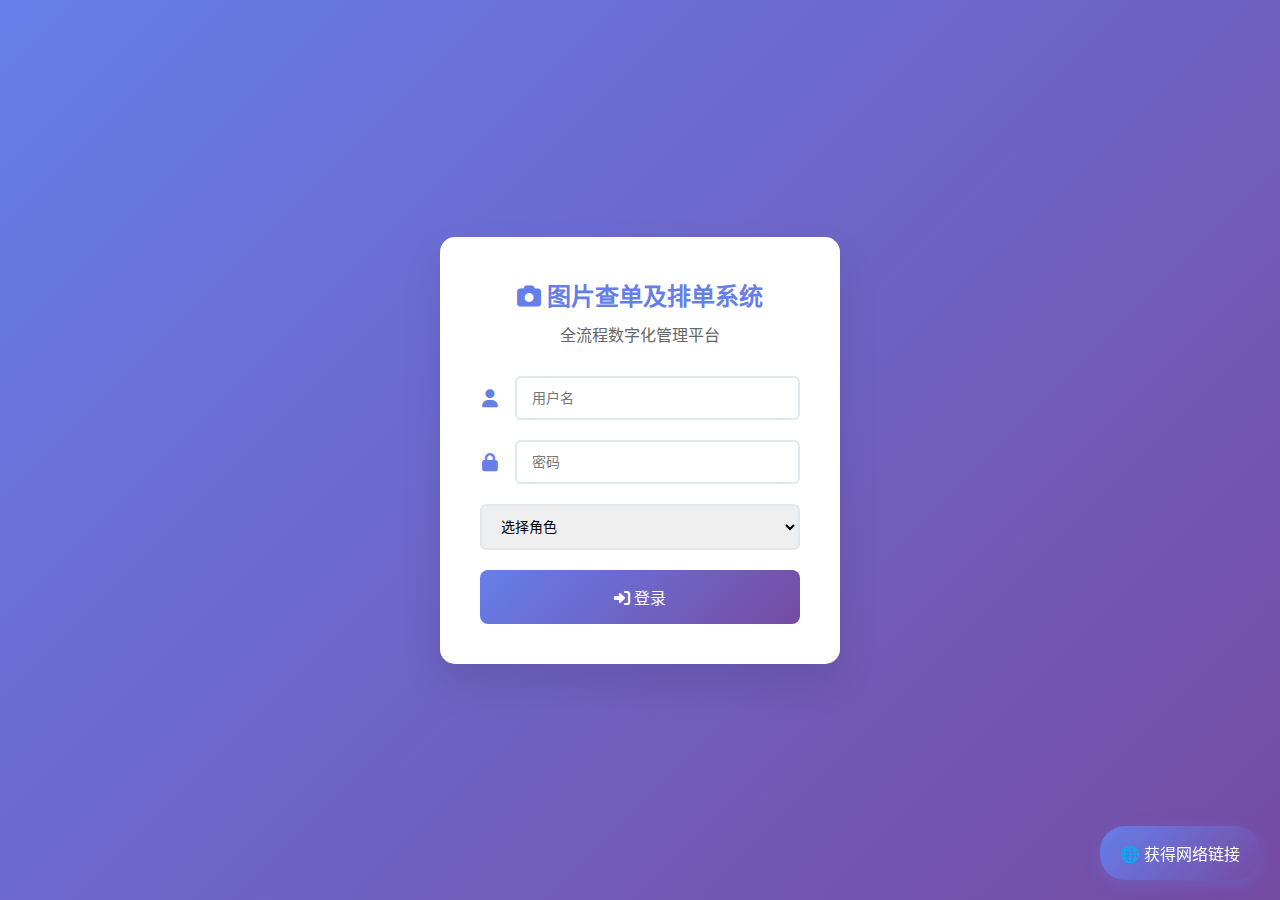
<file: index.html>
<!DOCTYPE html>
<html lang="zh-CN">
<head>
    <meta charset="UTF-8">
    <meta name="viewport" content="width=device-width, initial-scale=1.0">
    <title>图片查单及排单系统</title>
    <link rel="stylesheet" href="css/style.css">
    <link rel="stylesheet" href="https://cdnjs.cloudflare.com/ajax/libs/font-awesome/6.0.0/css/all.min.css">
</head>
<body>
    <!-- 登录界面 -->
    <div id="loginContainer" class="container">
        <div class="login-box">
            <div class="login-header">
                <h1><i class="fas fa-camera"></i> 图片查单及排单系统</h1>
                <p>全流程数字化管理平台</p>
            </div>
            <form id="loginForm">
                <div class="form-group">
                    <i class="fas fa-user"></i>
                    <input type="text" id="username" placeholder="用户名" required>
                </div>
                <div class="form-group">
                    <i class="fas fa-lock"></i>
                    <input type="password" id="password" placeholder="密码" required>
                </div>
                <div class="form-group">
                    <select id="userRole" required>
                        <option value="">选择角色</option>
                        <option value="admin">管理员</option>
                        <option value="operator">运营</option>
                        <option value="assistant">助理</option>
                        <option value="designer">美工</option>
                    </select>
                </div>
                <button type="submit" class="login-btn">
                    <i class="fas fa-sign-in-alt"></i> 登录
                </button>
            </form>
        </div>
    </div>

    <!-- 主界面 -->
    <div id="mainContainer" class="container hidden">
        <!-- 顶部导航 -->
        <header class="header">
            <div class="header-left">
                <h1><i class="fas fa-camera"></i> 图片查单及排单系统</h1>
            </div>
            <div class="header-right">
                <span class="user-info">
                    <i class="fas fa-user-circle"></i>
                    <span id="currentUser">用户</span>
                    (<span id="currentRole">角色</span>)
                </span>
                <button id="logoutBtn" class="logout-btn">
                    <i class="fas fa-sign-out-alt"></i> 退出
                </button>
            </div>
        </header>

        <!-- 侧边导航 -->
        <nav class="sidebar">
            <ul class="nav-menu">
                <li class="nav-item active" data-page="dashboard">
                    <i class="fas fa-tachometer-alt"></i>
                    <span>工作台</span>
                </li>
                <li class="nav-item" data-page="samples">
                    <i class="fas fa-box"></i>
                    <span>样品管理</span>
                </li>
                <li class="nav-item" data-page="requests">
                    <i class="fas fa-edit"></i>
                    <span>需求录入</span>
                </li>
                <li class="nav-item" data-page="tasks">
                    <i class="fas fa-tasks"></i>
                    <span>任务管理</span>
                </li>
                <li class="nav-item" data-page="images">
                    <i class="fas fa-images"></i>
                    <span>图片库</span>
                </li>
                <li class="nav-item" data-page="approval">
                    <i class="fas fa-check-circle"></i>
                    <span>审核中心</span>
                </li>
                <li class="nav-item" data-page="board">
                    <i class="fas fa-columns"></i>
                    <span>进度看板</span>
                </li>
                <li class="nav-item" data-page="reports">
                    <i class="fas fa-chart-bar"></i>
                    <span>统计报表</span>
                </li>
            </ul>
        </nav>

        <!-- 主内容区 -->
        <main class="main-content">
            <!-- 工作台页面 -->
            <div id="dashboard" class="page active">
                <div class="page-header">
                    <h2><i class="fas fa-tachometer-alt"></i> 工作台</h2>
                    <p>系统概览和快速操作</p>
                </div>
                
                <div class="stats-grid">
                    <div class="stat-card">
                        <div class="stat-icon">
                            <i class="fas fa-box"></i>
                        </div>
                        <div class="stat-content">
                            <h3 id="totalSamples">0</h3>
                            <p>总样品数</p>
                        </div>
                    </div>
                    <div class="stat-card">
                        <div class="stat-icon">
                            <i class="fas fa-clock"></i>
                        </div>
                        <div class="stat-content">
                            <h3 id="pendingTasks">0</h3>
                            <p>待处理任务</p>
                        </div>
                    </div>
                    <div class="stat-card">
                        <div class="stat-icon">
                            <i class="fas fa-camera"></i>
                        </div>
                        <div class="stat-content">
                            <h3 id="inProgressTasks">0</h3>
                            <p>制作中</p>
                        </div>
                    </div>
                    <div class="stat-card">
                        <div class="stat-icon">
                            <i class="fas fa-check"></i>
                        </div>
                        <div class="stat-content">
                            <h3 id="completedTasks">0</h3>
                            <p>已完成</p>
                        </div>
                    </div>
                </div>

                <div class="quick-actions">
                    <h3>快速操作</h3>
                    <div class="action-buttons">
                        <button class="action-btn" onclick="switchPage('samples')">
                            <i class="fas fa-plus"></i>
                            添加样品
                        </button>
                        <button class="action-btn" onclick="switchPage('requests')">
                            <i class="fas fa-edit"></i>
                            创建需求
                        </button>
                        <button class="action-btn" onclick="switchPage('tasks')">
                            <i class="fas fa-tasks"></i>
                            查看任务
                        </button>
                        <button class="action-btn" onclick="switchPage('board')">
                            <i class="fas fa-columns"></i>
                            进度看板
                        </button>
                        <button class="action-btn" onclick="window.showDeployModal()" style="background: linear-gradient(135deg, #28a745 0%, #20c997 100%);">
                            <i class="fas fa-globe"></i>
                            获得网络链接
                        </button>
                    </div>
                </div>

                <div class="recent-activity">
                    <h3>最近活动</h3>
                    <div id="activityList" class="activity-list">
                        <!-- 活动记录将动态加载 -->
                    </div>
                </div>
            </div>

            <!-- 样品管理页面 -->
            <div id="samples" class="page">
                <div class="page-header">
                    <h2><i class="fas fa-box"></i> 样品管理</h2>
                    <button class="btn-primary" onclick="showAddSampleModal()">
                        <i class="fas fa-plus"></i> 添加样品
                    </button>
                </div>
                
                <div class="search-bar">
                    <input type="text" id="sampleSearch" placeholder="搜索样品编号、负责人...">
                    <button onclick="searchSamples()">
                        <i class="fas fa-search"></i>
                    </button>
                </div>

                <div class="table-container">
                    <table id="samplesTable" class="data-table">
                        <thead>
                            <tr>
                                <th>样品编号</th>
                                <th>负责人</th>
                                <th>放置位置</th>
                                <th>状态</th>
                                <th>录入时间</th>
                                <th>操作</th>
                            </tr>
                        </thead>
                        <tbody id="samplesTableBody">
                            <!-- 数据将动态加载 -->
                        </tbody>
                    </table>
                </div>
            </div>

            <!-- 需求录入页面 -->
            <div id="requests" class="page">
                <div class="page-header">
                    <h2><i class="fas fa-edit"></i> 文案与图片需求录入</h2>
                </div>
                
                <form id="requestForm" class="form-container">
                    <div class="form-grid">
                        <div class="form-group">
                            <label>关联样品</label>
                            <select id="relatedSample" required>
                                <option value="">选择样品</option>
                                <!-- 选项将动态加载 -->
                            </select>
                        </div>
                        <div class="form-group">
                            <label>出图时间</label>
                            <input type="date" id="deadline" required>
                        </div>
                        <div class="form-group">
                            <label>图片规格</label>
                            <select id="imageSpec">
                                <option value="主图">主图</option>
                                <option value="详情图">详情图</option>
                                <option value="场景图">场景图</option>
                                <option value="对比图">对比图</option>
                            </select>
                        </div>
                        <div class="form-group">
                            <label>优先级</label>
                            <select id="priority">
                                <option value="普通">普通</option>
                                <option value="紧急">紧急</option>
                                <option value="非常紧急">非常紧急</option>
                            </select>
                        </div>
                    </div>
                    
                    <div class="form-group">
                        <label>文案内容</label>
                        <textarea id="copyContent" rows="4" placeholder="请输入产品文案内容..."></textarea>
                    </div>
                    
                    <div class="form-group">
                        <label>图片需求描述</label>
                        <textarea id="imageRequirement" rows="4" placeholder="请描述图片拍摄要求、风格、场景等..."></textarea>
                    </div>
                    
                    <div class="form-group">
                        <label>参考图片</label>
                        <input type="file" id="referenceImages" multiple accept="image/*">
                        <div id="imagePreview" class="image-preview"></div>
                    </div>
                    
                    <div class="form-group">
                        <label>备注</label>
                        <textarea id="remarks" rows="2" placeholder="其他备注信息..."></textarea>
                    </div>
                    
                    <div class="form-actions">
                        <button type="submit" class="btn-primary">
                            <i class="fas fa-save"></i> 提交需求
                        </button>
                        <button type="reset" class="btn-secondary">
                            <i class="fas fa-redo"></i> 重置
                        </button>
                    </div>
                </form>
            </div>

            <!-- 任务管理页面 -->
            <div id="tasks" class="page">
                <div class="page-header">
                    <h2><i class="fas fa-tasks"></i> 任务管理</h2>
                    <div class="filter-buttons">
                        <button class="filter-btn active" data-status="all">全部</button>
                        <button class="filter-btn" data-status="pending">待拍摄</button>
                        <button class="filter-btn" data-status="shooting">拍摄中</button>
                        <button class="filter-btn" data-status="processing">制作中</button>
                        <button class="filter-btn" data-status="review">审核中</button>
                        <button class="filter-btn" data-status="completed">已完成</button>
                    </div>
                </div>
                
                <div class="table-container">
                    <table id="tasksTable" class="data-table">
                        <thead>
                            <tr>
                                <th>任务ID</th>
                                <th>样品编号</th>
                                <th>需求类型</th>
                                <th>负责人</th>
                                <th>状态</th>
                                <th>优先级</th>
                                <th>截止时间</th>
                                <th>操作</th>
                            </tr>
                        </thead>
                        <tbody id="tasksTableBody">
                            <!-- 数据将动态加载 -->
                        </tbody>
                    </table>
                </div>
            </div>

            <!-- 图片库页面 -->
            <div id="images" class="page">
                <div class="page-header">
                    <h2><i class="fas fa-images"></i> 图片库</h2>
                    <button class="btn-primary" onclick="showUploadModal()">
                        <i class="fas fa-upload"></i> 上传图片
                    </button>
                </div>
                
                <div class="image-filters">
                    <select id="imageCategory">
                        <option value="">全部分类</option>
                        <option value="主图">主图</option>
                        <option value="详情图">详情图</option>
                        <option value="场景图">场景图</option>
                        <option value="对比图">对比图</option>
                    </select>
                    <input type="text" id="imageSearch" placeholder="搜索图片名称...">
                    <button onclick="searchImages()">
                        <i class="fas fa-search"></i>
                    </button>
                </div>

                <div id="imageGallery" class="image-gallery">
                    <!-- 图片将动态加载 -->
                </div>
            </div>

            <!-- 审核中心页面 -->
            <div id="approval" class="page">
                <div class="page-header">
                    <h2><i class="fas fa-check-circle"></i> 审核中心</h2>
                </div>
                
                <div id="approvalList" class="approval-list">
                    <!-- 待审核项目将动态加载 -->
                </div>
            </div>

            <!-- 进度看板页面 -->
            <div id="board" class="page">
                <div class="page-header">
                    <h2><i class="fas fa-columns"></i> 进度看板</h2>
                </div>
                
                <div class="kanban-board">
                    <div class="kanban-column" data-status="pending">
                        <h3>待拍摄 <span class="count" id="pendingCount">0</span></h3>
                        <div class="kanban-cards" id="pendingCards">
                            <!-- 卡片将动态加载 -->
                        </div>
                    </div>
                    <div class="kanban-column" data-status="shooting">
                        <h3>拍摄中 <span class="count" id="shootingCount">0</span></h3>
                        <div class="kanban-cards" id="shootingCards">
                            <!-- 卡片将动态加载 -->
                        </div>
                    </div>
                    <div class="kanban-column" data-status="processing">
                        <h3>制作中 <span class="count" id="processingCount">0</span></h3>
                        <div class="kanban-cards" id="processingCards">
                            <!-- 卡片将动态加载 -->
                        </div>
                    </div>
                    <div class="kanban-column" data-status="review">
                        <h3>审核中 <span class="count" id="reviewCount">0</span></h3>
                        <div class="kanban-cards" id="reviewCards">
                            <!-- 卡片将动态加载 -->
                        </div>
                    </div>
                    <div class="kanban-column" data-status="completed">
                        <h3>已完成 <span class="count" id="completedCount">0</span></h3>
                        <div class="kanban-cards" id="completedCards">
                            <!-- 卡片将动态加载 -->
                        </div>
                    </div>
                </div>
            </div>

            <!-- 统计报表页面 -->
            <div id="reports" class="page">
                <div class="page-header">
                    <h2><i class="fas fa-chart-bar"></i> 统计报表</h2>
                    <button class="btn-primary" onclick="exportReport()">
                        <i class="fas fa-download"></i> 导出报表
                    </button>
                </div>
                
                <div class="report-filters">
                    <input type="date" id="startDate">
                    <input type="date" id="endDate">
                    <select id="reportType">
                        <option value="daily">日报</option>
                        <option value="weekly">周报</option>
                        <option value="monthly">月报</option>
                    </select>
                    <button onclick="generateReport()">生成报表</button>
                </div>

                <div class="report-charts">
                    <div class="chart-container">
                        <h3>任务完成情况</h3>
                        <canvas id="taskChart"></canvas>
                    </div>
                    <div class="chart-container">
                        <h3>人员工作量统计</h3>
                        <canvas id="workloadChart"></canvas>
                    </div>
                </div>
            </div>
        </main>
    </div>

    <!-- 模态框 -->
    <!-- 添加样品模态框 -->
    <div id="addSampleModal" class="modal">
        <div class="modal-content">
            <div class="modal-header">
                <h3>添加样品</h3>
                <span class="close" onclick="closeModal('addSampleModal')">&times;</span>
            </div>
            <form id="addSampleForm">
                <div class="form-group">
                    <label>样品编号</label>
                    <input type="text" id="sampleCode" required>
                </div>
                <div class="form-group">
                    <label>负责人</label>
                    <input type="text" id="sampleOwner" required>
                </div>
                <div class="form-group">
                    <label>放置位置</label>
                    <input type="text" id="sampleLocation" required>
                </div>
                <div class="form-group">
                    <label>状态</label>
                    <select id="sampleStatus">
                        <option value="未确认">未确认</option>
                        <option value="已确认">已确认</option>
                        <option value="已使用">已使用</option>
                    </select>
                </div>
                <div class="modal-actions">
                    <button type="submit" class="btn-primary">保存</button>
                    <button type="button" class="btn-secondary" onclick="closeModal('addSampleModal')">取消</button>
                </div>
            </form>
        </div>
    </div>

    <!-- 上传图片模态框 -->
    <div id="uploadModal" class="modal">
        <div class="modal-content">
            <div class="modal-header">
                <h3>上传图片</h3>
                <span class="close" onclick="closeModal('uploadModal')">&times;</span>
            </div>
            <form id="uploadForm">
                <div class="form-group">
                    <label>选择图片</label>
                    <input type="file" id="uploadFiles" multiple accept="image/*" required>
                </div>
                <div class="form-group">
                    <label>图片分类</label>
                    <select id="uploadCategory">
                        <option value="主图">主图</option>
                        <option value="详情图">详情图</option>
                        <option value="场景图">场景图</option>
                        <option value="对比图">对比图</option>
                    </select>
                </div>
                <div class="form-group">
                    <label>关联任务</label>
                    <select id="relatedTask">
                        <option value="">选择任务</option>
                        <!-- 选项将动态加载 -->
                    </select>
                </div>
                <div class="modal-actions">
                    <button type="submit" class="btn-primary">上传</button>
                    <button type="button" class="btn-secondary" onclick="closeModal('uploadModal')">取消</button>
                </div>
            </form>
        </div>
    </div>

    <script src="js/app.js"></script>
    <script src="js/data.js"></script>
    <script src="js/utils.js"></script>
    <script src="auto-deploy.js"></script>
</body>
</html>
</file>
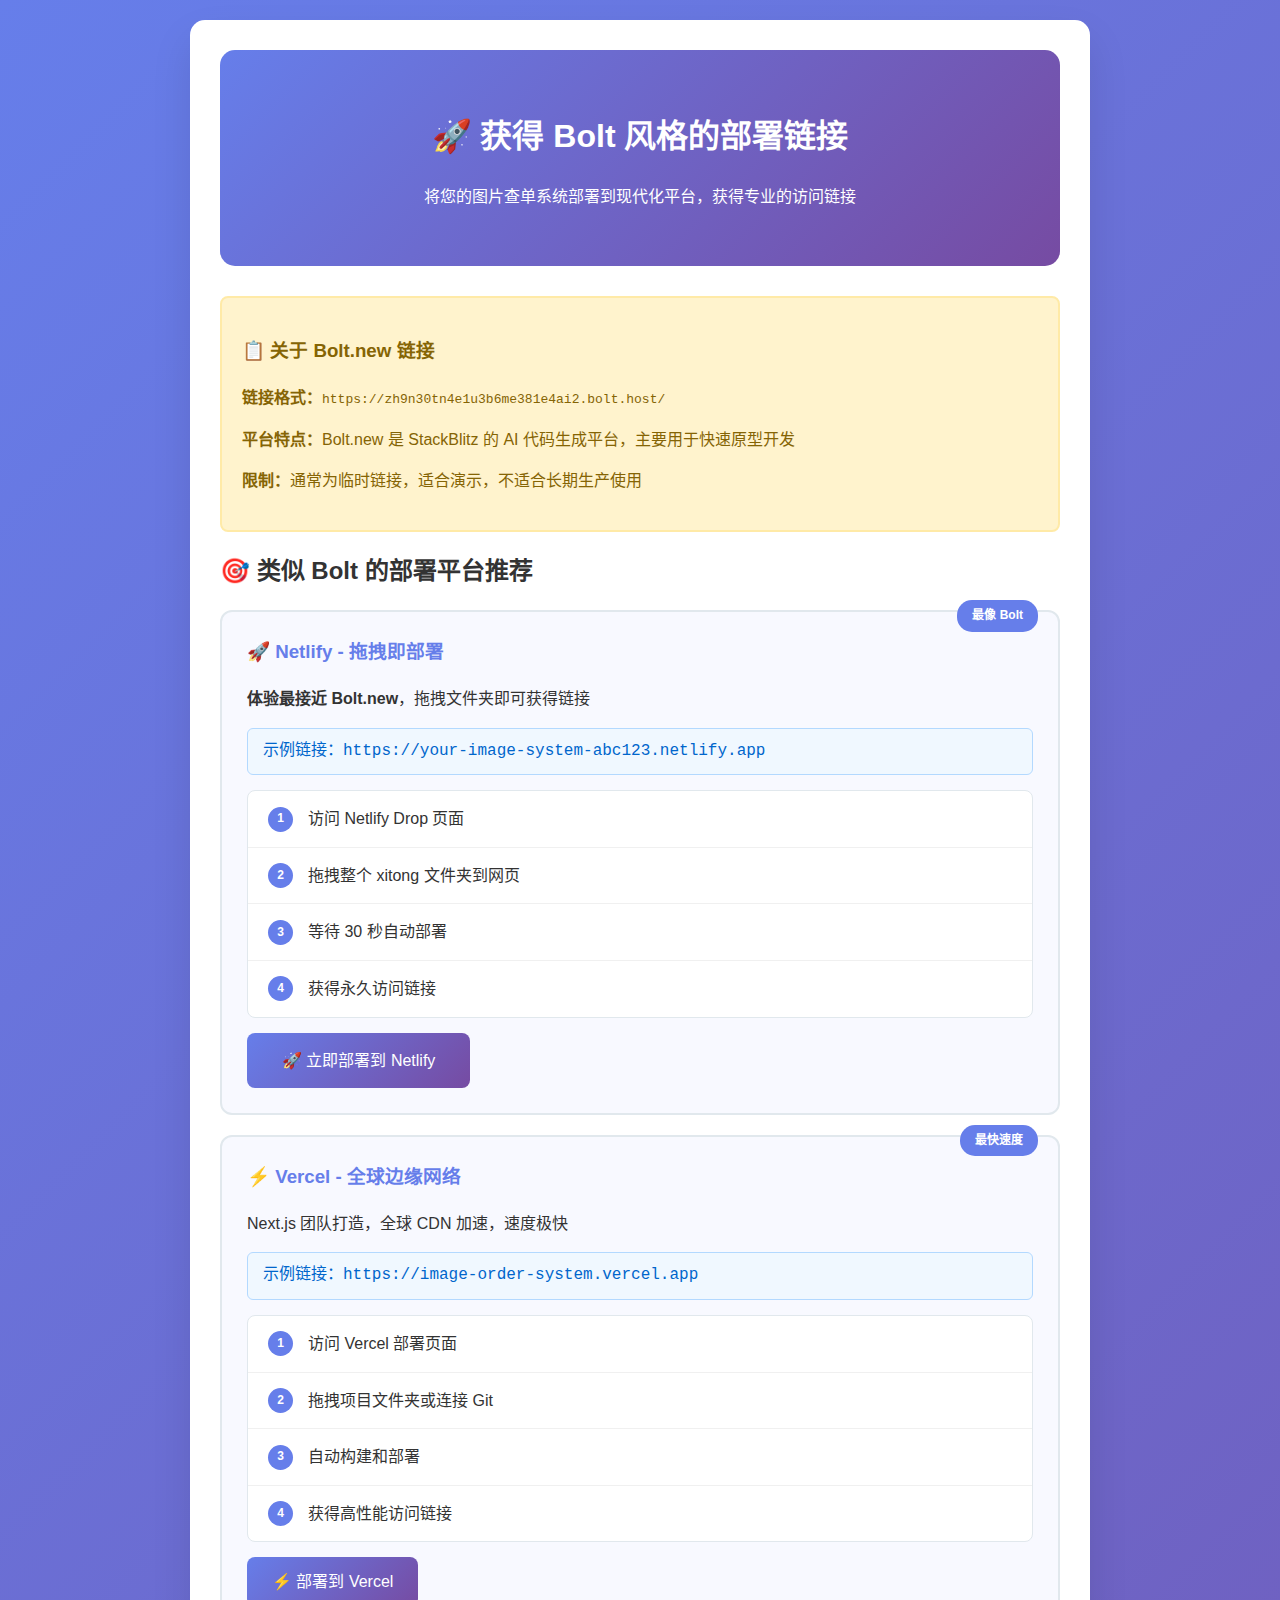
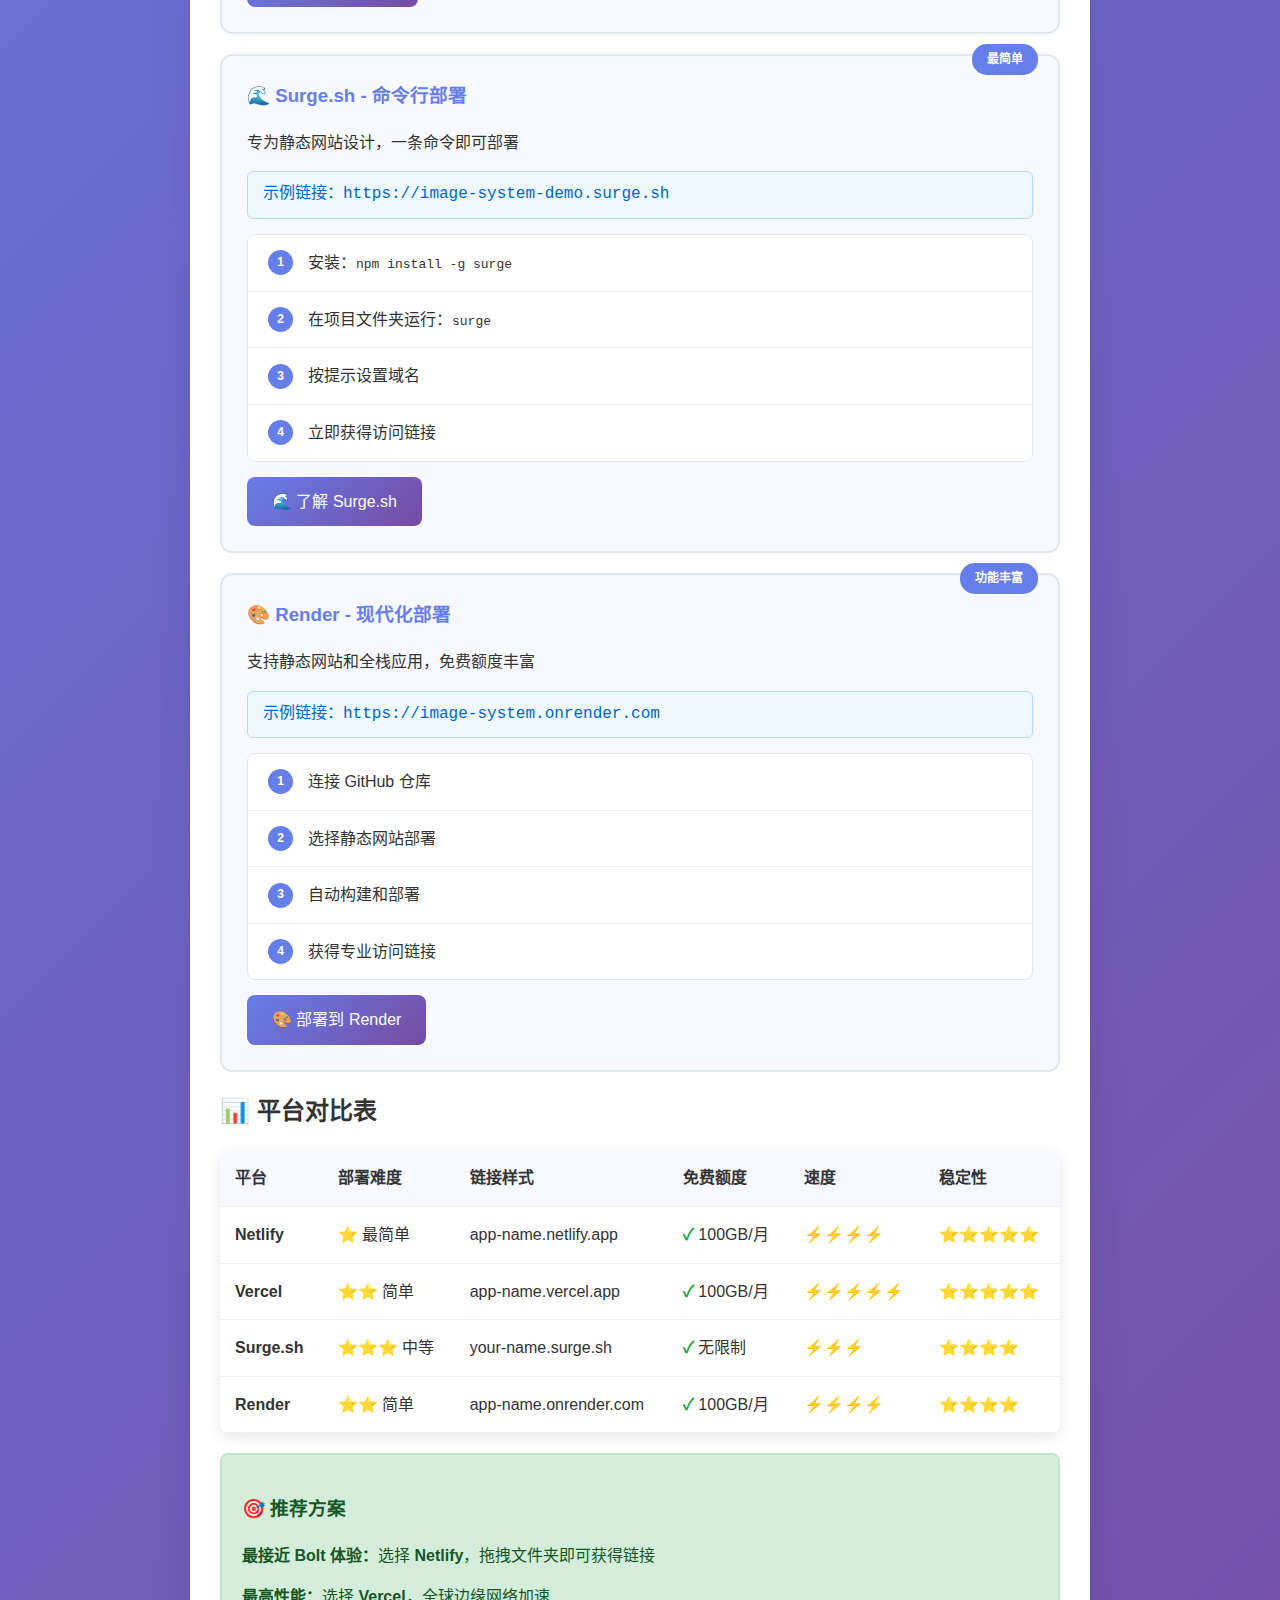
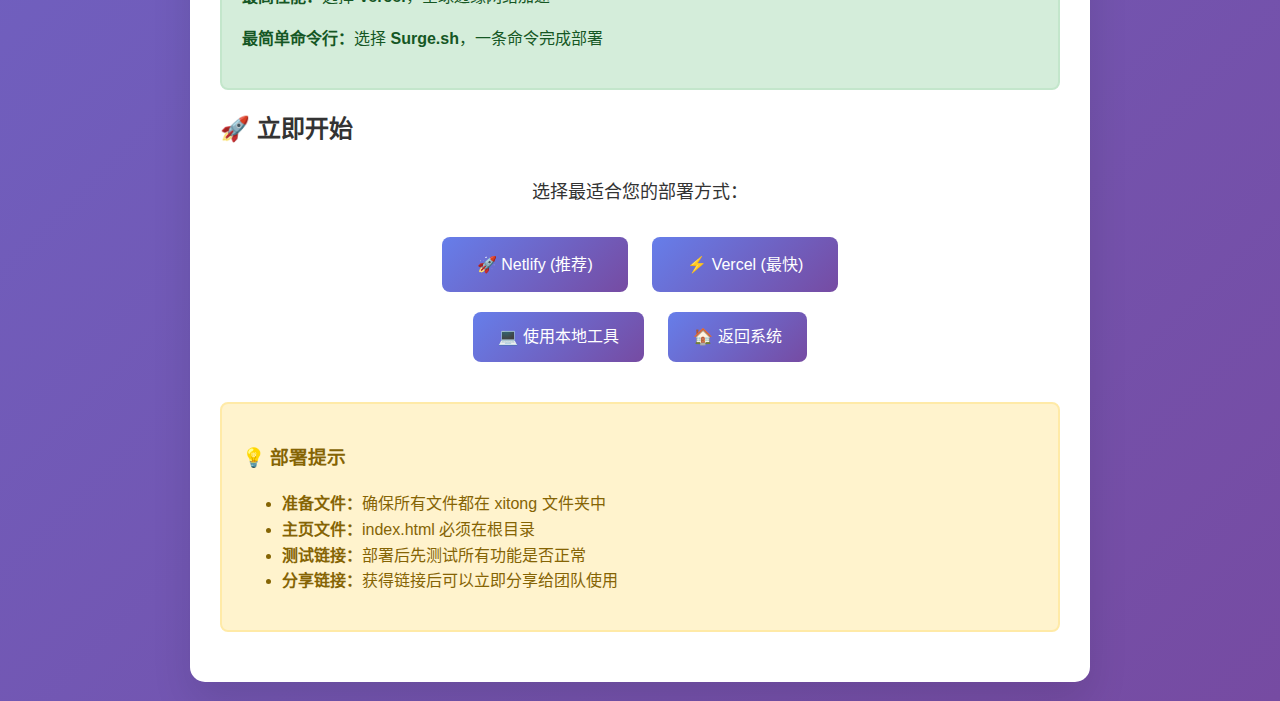
<file: bolt-like-deploy.html>
<!DOCTYPE html>
<html lang="zh-CN">
<head>
    <meta charset="UTF-8">
    <meta name="viewport" content="width=device-width, initial-scale=1.0">
    <title>获得 Bolt 风格的部署链接</title>
    <style>
        body {
            font-family: 'Segoe UI', Tahoma, Geneva, Verdana, sans-serif;
            line-height: 1.6;
            color: #333;
            max-width: 900px;
            margin: 0 auto;
            padding: 20px;
            background: linear-gradient(135deg, #667eea 0%, #764ba2 100%);
            min-height: 100vh;
        }
        .container {
            background: white;
            padding: 30px;
            border-radius: 15px;
            box-shadow: 0 20px 40px rgba(0,0,0,0.1);
        }
        .hero {
            text-align: center;
            background: linear-gradient(135deg, #667eea 0%, #764ba2 100%);
            color: white;
            padding: 40px;
            border-radius: 15px;
            margin-bottom: 30px;
        }
        .platform {
            background: #f8f9ff;
            border: 2px solid #e1e8ed;
            border-radius: 12px;
            padding: 25px;
            margin: 20px 0;
            position: relative;
            transition: all 0.3s ease;
        }
        .platform:hover {
            border-color: #667eea;
            transform: translateY(-3px);
            box-shadow: 0 10px 25px rgba(102, 126, 234, 0.2);
        }
        .platform-badge {
            position: absolute;
            top: -12px;
            right: 20px;
            background: #667eea;
            color: white;
            padding: 6px 15px;
            border-radius: 15px;
            font-size: 12px;
            font-weight: bold;
        }
        .platform h3 {
            color: #667eea;
            margin-top: 0;
        }
        .demo-link {
            background: #f0f8ff;
            border: 1px solid #b3d9ff;
            padding: 10px 15px;
            border-radius: 6px;
            font-family: 'Courier New', monospace;
            margin: 10px 0;
            color: #0066cc;
        }
        .steps {
            background: white;
            border: 1px solid #e1e8ed;
            border-radius: 8px;
            overflow: hidden;
            margin: 15px 0;
        }
        .step {
            padding: 15px 20px;
            border-bottom: 1px solid #f0f0f0;
            display: flex;
            align-items: center;
        }
        .step:last-child {
            border-bottom: none;
        }
        .step-number {
            background: #667eea;
            color: white;
            width: 25px;
            height: 25px;
            border-radius: 50%;
            display: flex;
            align-items: center;
            justify-content: center;
            font-weight: bold;
            margin-right: 15px;
            font-size: 12px;
        }
        .btn {
            display: inline-block;
            padding: 12px 25px;
            background: linear-gradient(135deg, #667eea 0%, #764ba2 100%);
            color: white;
            text-decoration: none;
            border-radius: 8px;
            font-weight: 500;
            transition: all 0.3s;
            border: none;
            cursor: pointer;
        }
        .btn:hover {
            transform: translateY(-2px);
            box-shadow: 0 8px 20px rgba(102, 126, 234, 0.3);
        }
        .btn-large {
            padding: 15px 35px;
            font-size: 16px;
        }
        .comparison-table {
            width: 100%;
            border-collapse: collapse;
            margin: 20px 0;
            background: white;
            border-radius: 8px;
            overflow: hidden;
            box-shadow: 0 4px 15px rgba(0,0,0,0.1);
        }
        .comparison-table th,
        .comparison-table td {
            padding: 15px;
            text-align: left;
            border-bottom: 1px solid #f0f0f0;
        }
        .comparison-table th {
            background: #f8f9ff;
            font-weight: 600;
            color: #333;
        }
        .feature-check {
            color: #28a745;
            font-weight: bold;
        }
        .feature-partial {
            color: #ffc107;
            font-weight: bold;
        }
        .warning-box {
            background: #fff3cd;
            border: 2px solid #ffeaa7;
            color: #856404;
            padding: 20px;
            border-radius: 8px;
            margin: 20px 0;
        }
        .success-box {
            background: #d4edda;
            border: 2px solid #c3e6cb;
            color: #155724;
            padding: 20px;
            border-radius: 8px;
            margin: 20px 0;
        }
    </style>
</head>
<body>
    <div class="container">
        <div class="hero">
            <h1>🚀 获得 Bolt 风格的部署链接</h1>
            <p>将您的图片查单系统部署到现代化平台，获得专业的访问链接</p>
        </div>

        <div class="warning-box">
            <h3>📋 关于 Bolt.new 链接</h3>
            <p><strong>链接格式：</strong><code>https://zh9n30tn4e1u3b6me381e4ai2.bolt.host/</code></p>
            <p><strong>平台特点：</strong>Bolt.new 是 StackBlitz 的 AI 代码生成平台，主要用于快速原型开发</p>
            <p><strong>限制：</strong>通常为临时链接，适合演示，不适合长期生产使用</p>
        </div>

        <h2>🎯 类似 Bolt 的部署平台推荐</h2>

        <!-- Netlify -->
        <div class="platform" data-platform="netlify">
            <div class="platform-badge">最像 Bolt</div>
            <h3>🚀 Netlify - 拖拽即部署</h3>
            <p><strong>体验最接近 Bolt.new</strong>，拖拽文件夹即可获得链接</p>
            
            <div class="demo-link">
                示例链接：https://your-image-system-abc123.netlify.app
            </div>

            <div class="steps">
                <div class="step">
                    <div class="step-number">1</div>
                    <div>访问 Netlify Drop 页面</div>
                </div>
                <div class="step">
                    <div class="step-number">2</div>
                    <div>拖拽整个 xitong 文件夹到网页</div>
                </div>
                <div class="step">
                    <div class="step-number">3</div>
                    <div>等待 30 秒自动部署</div>
                </div>
                <div class="step">
                    <div class="step-number">4</div>
                    <div>获得永久访问链接</div>
                </div>
            </div>

            <a href="https://app.netlify.com/drop" target="_blank" class="btn btn-large">
                🚀 立即部署到 Netlify
            </a>
        </div>

        <!-- Vercel -->
        <div class="platform" data-platform="vercel">
            <div class="platform-badge">最快速度</div>
            <h3>⚡ Vercel - 全球边缘网络</h3>
            <p>Next.js 团队打造，全球 CDN 加速，速度极快</p>
            
            <div class="demo-link">
                示例链接：https://image-order-system.vercel.app
            </div>

            <div class="steps">
                <div class="step">
                    <div class="step-number">1</div>
                    <div>访问 Vercel 部署页面</div>
                </div>
                <div class="step">
                    <div class="step-number">2</div>
                    <div>拖拽项目文件夹或连接 Git</div>
                </div>
                <div class="step">
                    <div class="step-number">3</div>
                    <div>自动构建和部署</div>
                </div>
                <div class="step">
                    <div class="step-number">4</div>
                    <div>获得高性能访问链接</div>
                </div>
            </div>

            <a href="https://vercel.com/new" target="_blank" class="btn">
                ⚡ 部署到 Vercel
            </a>
        </div>

        <!-- Surge.sh -->
        <div class="platform" data-platform="surge">
            <div class="platform-badge">最简单</div>
            <h3>🌊 Surge.sh - 命令行部署</h3>
            <p>专为静态网站设计，一条命令即可部署</p>
            
            <div class="demo-link">
                示例链接：https://image-system-demo.surge.sh
            </div>

            <div class="steps">
                <div class="step">
                    <div class="step-number">1</div>
                    <div>安装：<code>npm install -g surge</code></div>
                </div>
                <div class="step">
                    <div class="step-number">2</div>
                    <div>在项目文件夹运行：<code>surge</code></div>
                </div>
                <div class="step">
                    <div class="step-number">3</div>
                    <div>按提示设置域名</div>
                </div>
                <div class="step">
                    <div class="step-number">4</div>
                    <div>立即获得访问链接</div>
                </div>
            </div>

            <a href="https://surge.sh" target="_blank" class="btn">
                🌊 了解 Surge.sh
            </a>
        </div>

        <!-- Render -->
        <div class="platform" data-platform="render">
            <div class="platform-badge">功能丰富</div>
            <h3>🎨 Render - 现代化部署</h3>
            <p>支持静态网站和全栈应用，免费额度丰富</p>
            
            <div class="demo-link">
                示例链接：https://image-system.onrender.com
            </div>

            <div class="steps">
                <div class="step">
                    <div class="step-number">1</div>
                    <div>连接 GitHub 仓库</div>
                </div>
                <div class="step">
                    <div class="step-number">2</div>
                    <div>选择静态网站部署</div>
                </div>
                <div class="step">
                    <div class="step-number">3</div>
                    <div>自动构建和部署</div>
                </div>
                <div class="step">
                    <div class="step-number">4</div>
                    <div>获得专业访问链接</div>
                </div>
            </div>

            <a href="https://render.com" target="_blank" class="btn">
                🎨 部署到 Render
            </a>
        </div>

        <h2>📊 平台对比表</h2>
        <table class="comparison-table">
            <thead>
                <tr>
                    <th>平台</th>
                    <th>部署难度</th>
                    <th>链接样式</th>
                    <th>免费额度</th>
                    <th>速度</th>
                    <th>稳定性</th>
                </tr>
            </thead>
            <tbody>
                <tr>
                    <td><strong>Netlify</strong></td>
                    <td><span class="feature-check">⭐</span> 最简单</td>
                    <td>app-name.netlify.app</td>
                    <td><span class="feature-check">✓</span> 100GB/月</td>
                    <td><span class="feature-check">⚡⚡⚡⚡</span></td>
                    <td><span class="feature-check">⭐⭐⭐⭐⭐</span></td>
                </tr>
                <tr>
                    <td><strong>Vercel</strong></td>
                    <td><span class="feature-check">⭐⭐</span> 简单</td>
                    <td>app-name.vercel.app</td>
                    <td><span class="feature-check">✓</span> 100GB/月</td>
                    <td><span class="feature-check">⚡⚡⚡⚡⚡</span></td>
                    <td><span class="feature-check">⭐⭐⭐⭐⭐</span></td>
                </tr>
                <tr>
                    <td><strong>Surge.sh</strong></td>
                    <td><span class="feature-partial">⭐⭐⭐</span> 中等</td>
                    <td>your-name.surge.sh</td>
                    <td><span class="feature-check">✓</span> 无限制</td>
                    <td><span class="feature-check">⚡⚡⚡</span></td>
                    <td><span class="feature-check">⭐⭐⭐⭐</span></td>
                </tr>
                <tr>
                    <td><strong>Render</strong></td>
                    <td><span class="feature-partial">⭐⭐</span> 简单</td>
                    <td>app-name.onrender.com</td>
                    <td><span class="feature-check">✓</span> 100GB/月</td>
                    <td><span class="feature-check">⚡⚡⚡⚡</span></td>
                    <td><span class="feature-check">⭐⭐⭐⭐</span></td>
                </tr>
            </tbody>
        </table>

        <div class="success-box">
            <h3>🎯 推荐方案</h3>
            <p><strong>最接近 Bolt 体验：</strong>选择 <strong>Netlify</strong>，拖拽文件夹即可获得链接</p>
            <p><strong>最高性能：</strong>选择 <strong>Vercel</strong>，全球边缘网络加速</p>
            <p><strong>最简单命令行：</strong>选择 <strong>Surge.sh</strong>，一条命令完成部署</p>
        </div>

        <h2>🚀 立即开始</h2>
        <div style="text-align: center; margin: 30px 0;">
            <p style="font-size: 18px; margin-bottom: 20px;">选择最适合您的部署方式：</p>
            
            <a href="https://app.netlify.com/drop" target="_blank" class="btn btn-large" style="margin: 10px;">
                🚀 Netlify (推荐)
            </a>
            
            <a href="https://vercel.com/new" target="_blank" class="btn btn-large" style="margin: 10px;">
                ⚡ Vercel (最快)
            </a>
            
            <br>
            
            <a href="一键获得网络链接.bat" class="btn" style="margin: 10px;">
                💻 使用本地工具
            </a>
            
            <a href="index.html" class="btn" style="margin: 10px;">
                🏠 返回系统
            </a>
        </div>

        <div class="warning-box">
            <h3>💡 部署提示</h3>
            <ul>
                <li><strong>准备文件：</strong>确保所有文件都在 xitong 文件夹中</li>
                <li><strong>主页文件：</strong>index.html 必须在根目录</li>
                <li><strong>测试链接：</strong>部署后先测试所有功能是否正常</li>
                <li><strong>分享链接：</strong>获得链接后可以立即分享给团队使用</li>
            </ul>
        </div>
    </div>

    <script>
        // 添加平台卡片点击效果
        document.querySelectorAll('.platform').forEach(platform => {
            platform.addEventListener('click', function() {
                // 移除其他平台的选中状态
                document.querySelectorAll('.platform').forEach(p => {
                    p.style.borderColor = '#e1e8ed';
                });
                
                // 高亮当前平台
                this.style.borderColor = '#667eea';
                this.style.backgroundColor = '#f0f8ff';
            });
        });

        // 添加按钮悬停效果
        document.querySelectorAll('.btn').forEach(btn => {
            btn.addEventListener('mouseenter', function() {
                this.style.transform = 'translateY(-3px)';
                this.style.boxShadow = '0 10px 25px rgba(102, 126, 234, 0.4)';
            });
            
            btn.addEventListener('mouseleave', function() {
                this.style.transform = 'translateY(0)';
                this.style.boxShadow = '0 8px 20px rgba(102, 126, 234, 0.3)';
            });
        });
    </script>
</body>
</html>
</file>
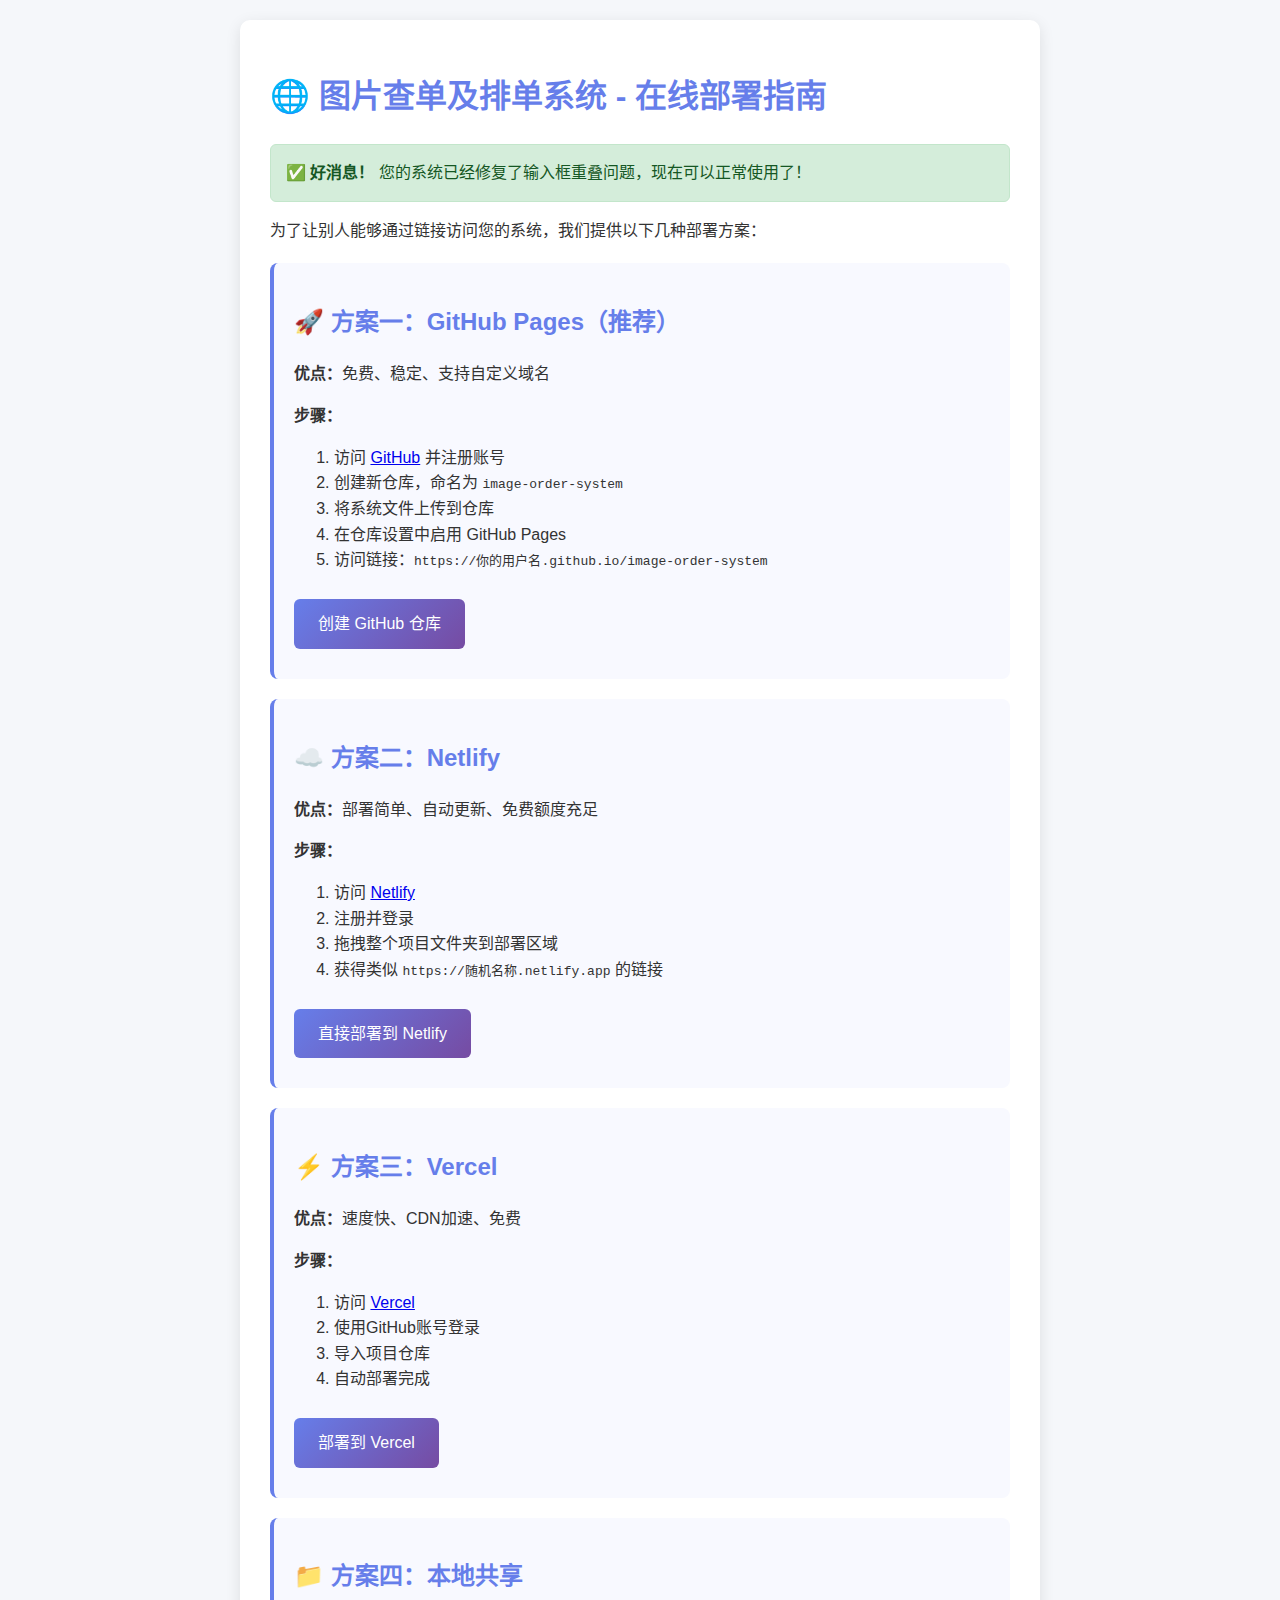
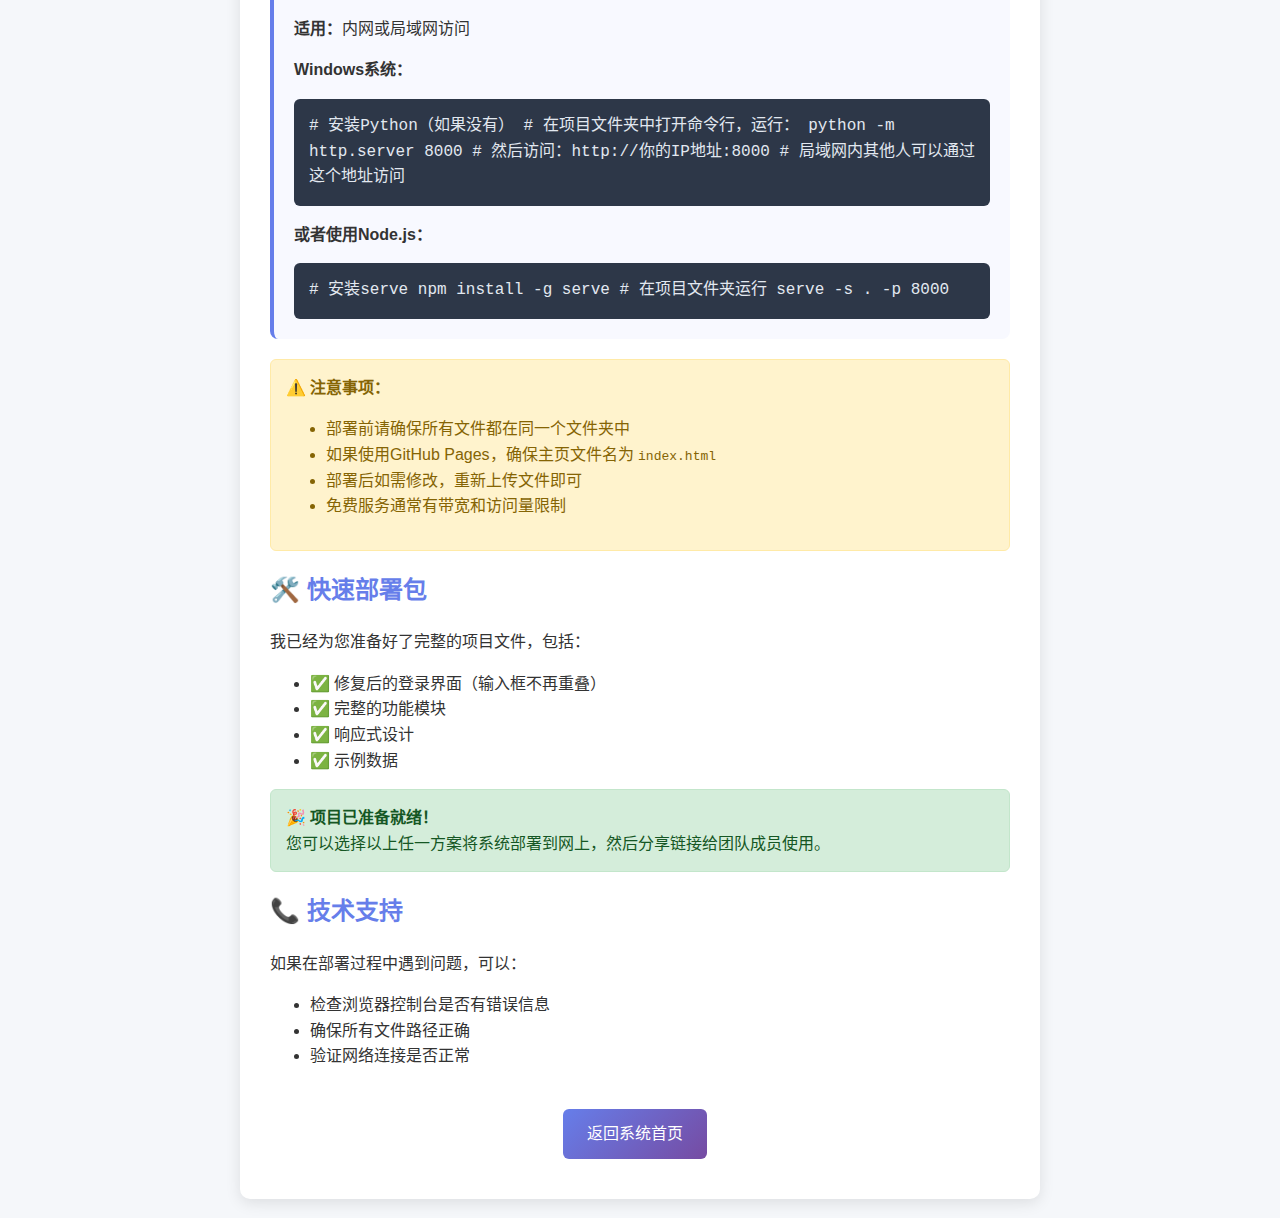
<file: deploy.html>
<!DOCTYPE html>
<html lang="zh-CN">
<head>
    <meta charset="UTF-8">
    <meta name="viewport" content="width=device-width, initial-scale=1.0">
    <title>部署指南 - 图片查单及排单系统</title>
    <style>
        body {
            font-family: 'Segoe UI', Tahoma, Geneva, Verdana, sans-serif;
            line-height: 1.6;
            color: #333;
            max-width: 800px;
            margin: 0 auto;
            padding: 20px;
            background: #f5f7fa;
        }
        .container {
            background: white;
            padding: 30px;
            border-radius: 10px;
            box-shadow: 0 4px 15px rgba(0,0,0,0.1);
        }
        h1, h2 {
            color: #667eea;
        }
        .method {
            background: #f8f9ff;
            padding: 20px;
            margin: 20px 0;
            border-radius: 8px;
            border-left: 4px solid #667eea;
        }
        .code {
            background: #2d3748;
            color: #e2e8f0;
            padding: 15px;
            border-radius: 6px;
            font-family: 'Courier New', monospace;
            overflow-x: auto;
        }
        .btn {
            display: inline-block;
            padding: 12px 24px;
            background: linear-gradient(135deg, #667eea 0%, #764ba2 100%);
            color: white;
            text-decoration: none;
            border-radius: 6px;
            margin: 10px 10px 10px 0;
            transition: transform 0.2s;
        }
        .btn:hover {
            transform: translateY(-2px);
        }
        .warning {
            background: #fff3cd;
            border: 1px solid #ffeaa7;
            color: #856404;
            padding: 15px;
            border-radius: 6px;
            margin: 15px 0;
        }
        .success {
            background: #d4edda;
            border: 1px solid #c3e6cb;
            color: #155724;
            padding: 15px;
            border-radius: 6px;
            margin: 15px 0;
        }
    </style>
</head>
<body>
    <div class="container">
        <h1>🌐 图片查单及排单系统 - 在线部署指南</h1>
        
        <div class="success">
            <strong>✅ 好消息！</strong> 您的系统已经修复了输入框重叠问题，现在可以正常使用了！
        </div>

        <p>为了让别人能够通过链接访问您的系统，我们提供以下几种部署方案：</p>

        <div class="method">
            <h2>🚀 方案一：GitHub Pages（推荐）</h2>
            <p><strong>优点：</strong>免费、稳定、支持自定义域名</p>
            <p><strong>步骤：</strong></p>
            <ol>
                <li>访问 <a href="https://github.com" target="_blank">GitHub</a> 并注册账号</li>
                <li>创建新仓库，命名为 <code>image-order-system</code></li>
                <li>将系统文件上传到仓库</li>
                <li>在仓库设置中启用 GitHub Pages</li>
                <li>访问链接：<code>https://你的用户名.github.io/image-order-system</code></li>
            </ol>
            <a href="https://github.com/new" target="_blank" class="btn">创建 GitHub 仓库</a>
        </div>

        <div class="method">
            <h2>☁️ 方案二：Netlify</h2>
            <p><strong>优点：</strong>部署简单、自动更新、免费额度充足</p>
            <p><strong>步骤：</strong></p>
            <ol>
                <li>访问 <a href="https://netlify.com" target="_blank">Netlify</a></li>
                <li>注册并登录</li>
                <li>拖拽整个项目文件夹到部署区域</li>
                <li>获得类似 <code>https://随机名称.netlify.app</code> 的链接</li>
            </ol>
            <a href="https://app.netlify.com/drop" target="_blank" class="btn">直接部署到 Netlify</a>
        </div>

        <div class="method">
            <h2>⚡ 方案三：Vercel</h2>
            <p><strong>优点：</strong>速度快、CDN加速、免费</p>
            <p><strong>步骤：</strong></p>
            <ol>
                <li>访问 <a href="https://vercel.com" target="_blank">Vercel</a></li>
                <li>使用GitHub账号登录</li>
                <li>导入项目仓库</li>
                <li>自动部署完成</li>
            </ol>
            <a href="https://vercel.com/new" target="_blank" class="btn">部署到 Vercel</a>
        </div>

        <div class="method">
            <h2>📁 方案四：本地共享</h2>
            <p><strong>适用：</strong>内网或局域网访问</p>
            <p><strong>Windows系统：</strong></p>
            <div class="code">
# 安装Python（如果没有）
# 在项目文件夹中打开命令行，运行：
python -m http.server 8000

# 然后访问：http://你的IP地址:8000
# 局域网内其他人可以通过这个地址访问
            </div>
            <p><strong>或者使用Node.js：</strong></p>
            <div class="code">
# 安装serve
npm install -g serve

# 在项目文件夹运行
serve -s . -p 8000
            </div>
        </div>

        <div class="warning">
            <strong>⚠️ 注意事项：</strong>
            <ul>
                <li>部署前请确保所有文件都在同一个文件夹中</li>
                <li>如果使用GitHub Pages，确保主页文件名为 <code>index.html</code></li>
                <li>部署后如需修改，重新上传文件即可</li>
                <li>免费服务通常有带宽和访问量限制</li>
            </ul>
        </div>

        <h2>🛠️ 快速部署包</h2>
        <p>我已经为您准备好了完整的项目文件，包括：</p>
        <ul>
            <li>✅ 修复后的登录界面（输入框不再重叠）</li>
            <li>✅ 完整的功能模块</li>
            <li>✅ 响应式设计</li>
            <li>✅ 示例数据</li>
        </ul>

        <div class="success">
            <strong>🎉 项目已准备就绪！</strong><br>
            您可以选择以上任一方案将系统部署到网上，然后分享链接给团队成员使用。
        </div>

        <h2>📞 技术支持</h2>
        <p>如果在部署过程中遇到问题，可以：</p>
        <ul>
            <li>检查浏览器控制台是否有错误信息</li>
            <li>确保所有文件路径正确</li>
            <li>验证网络连接是否正常</li>
        </ul>

        <div style="text-align: center; margin-top: 30px;">
            <a href="index.html" class="btn">返回系统首页</a>
        </div>
    </div>
</body>
</html>
</file>
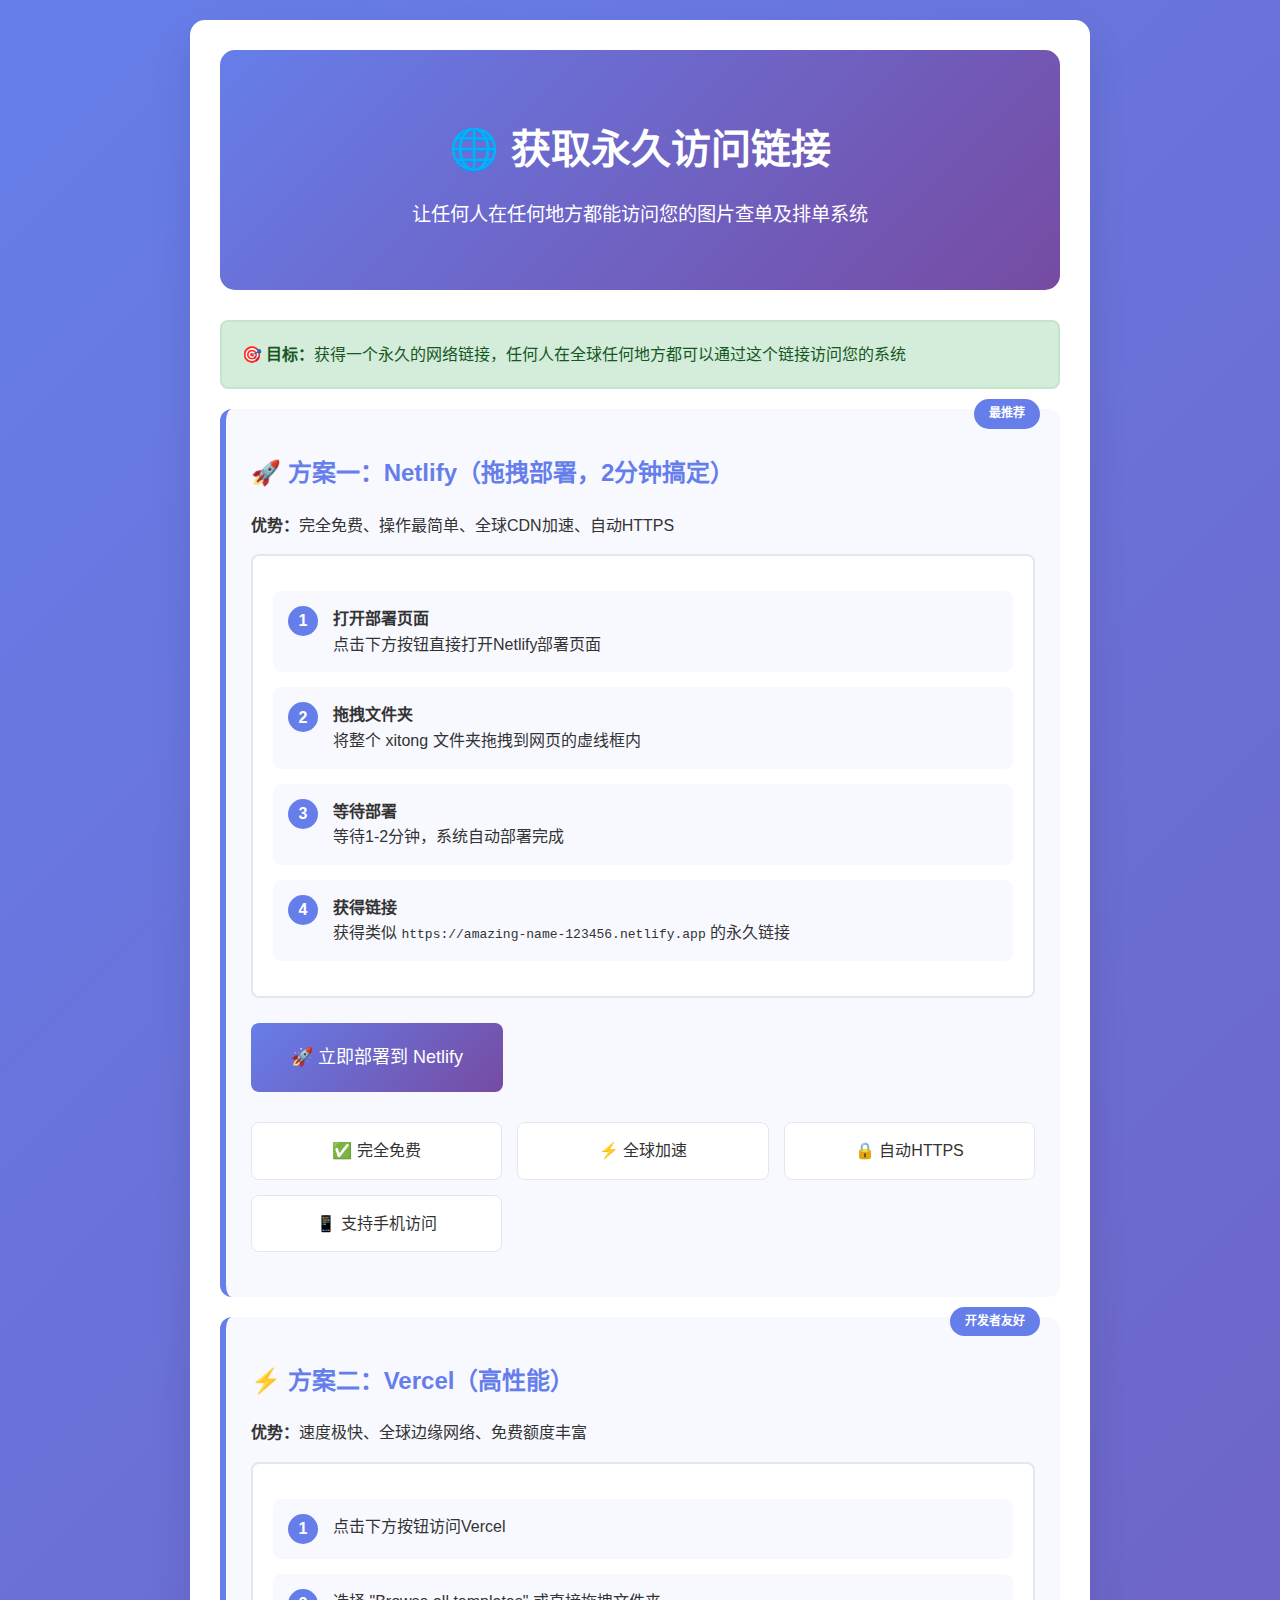
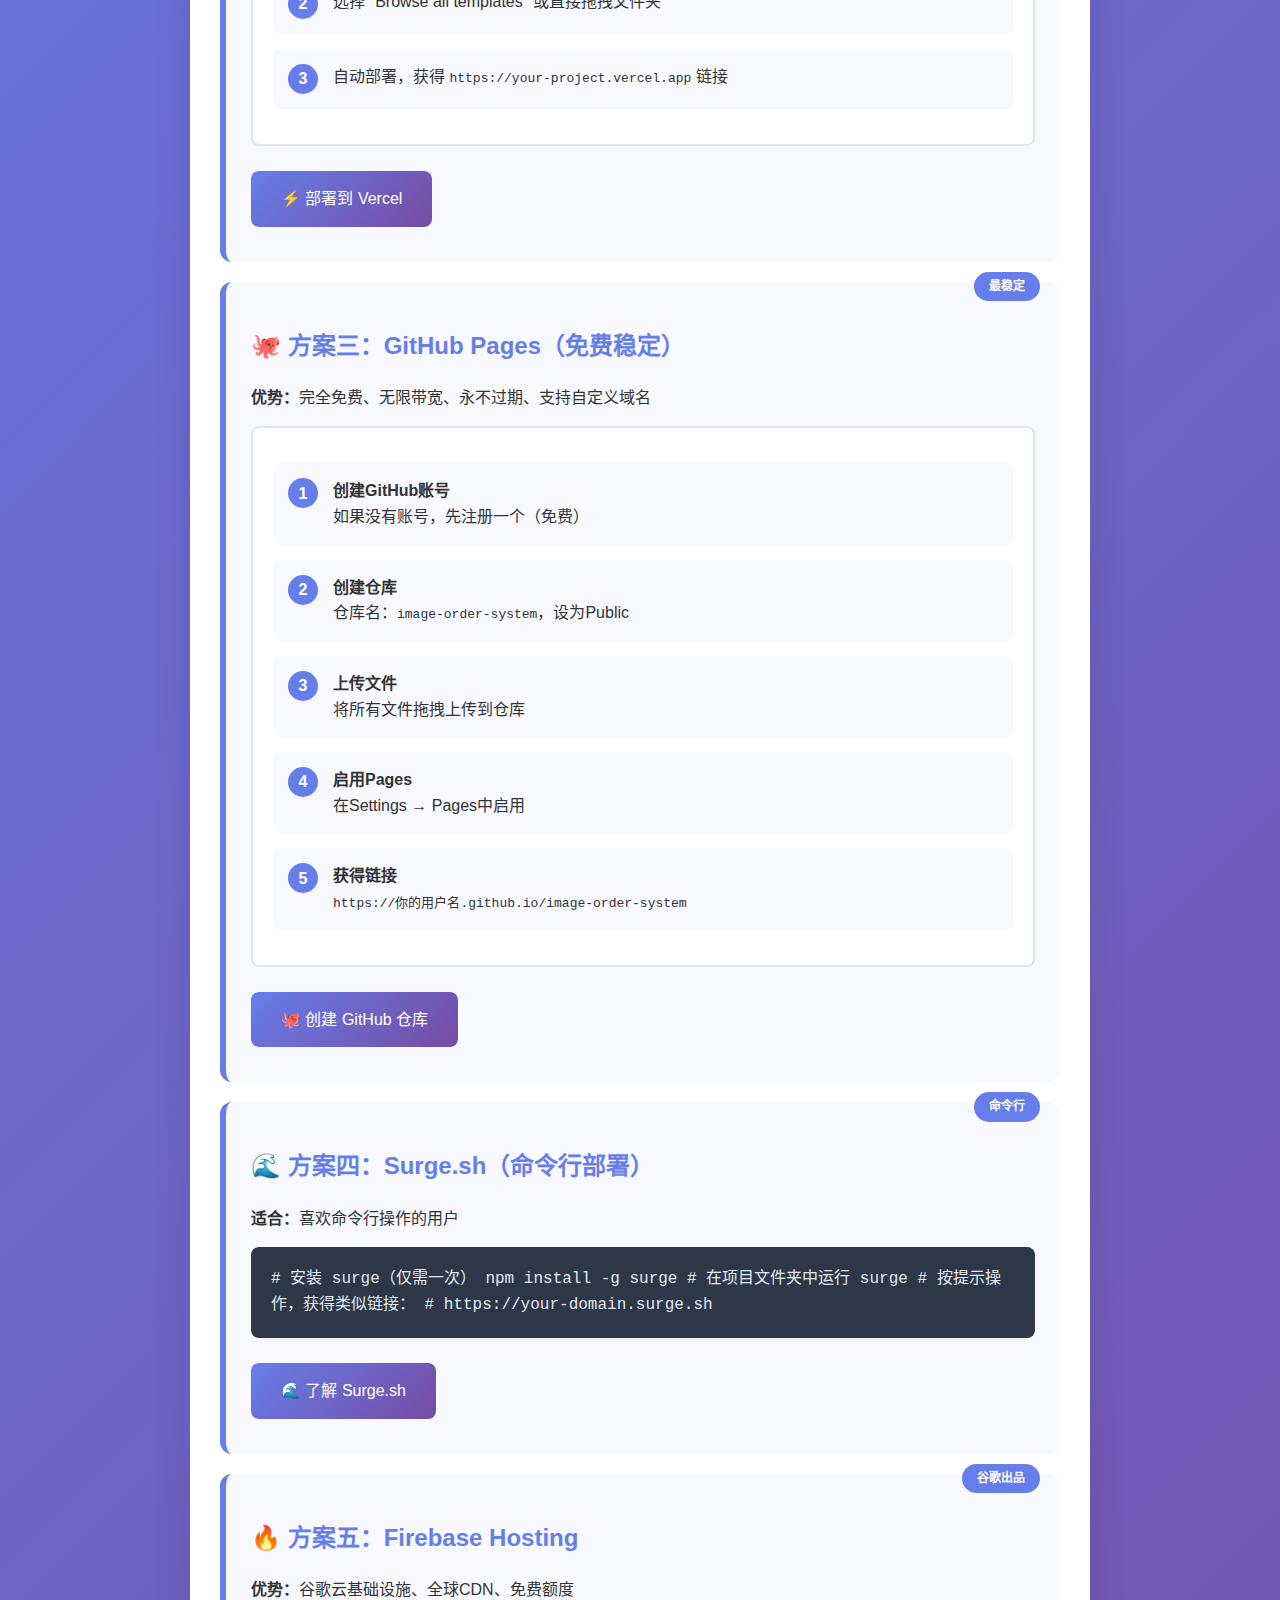
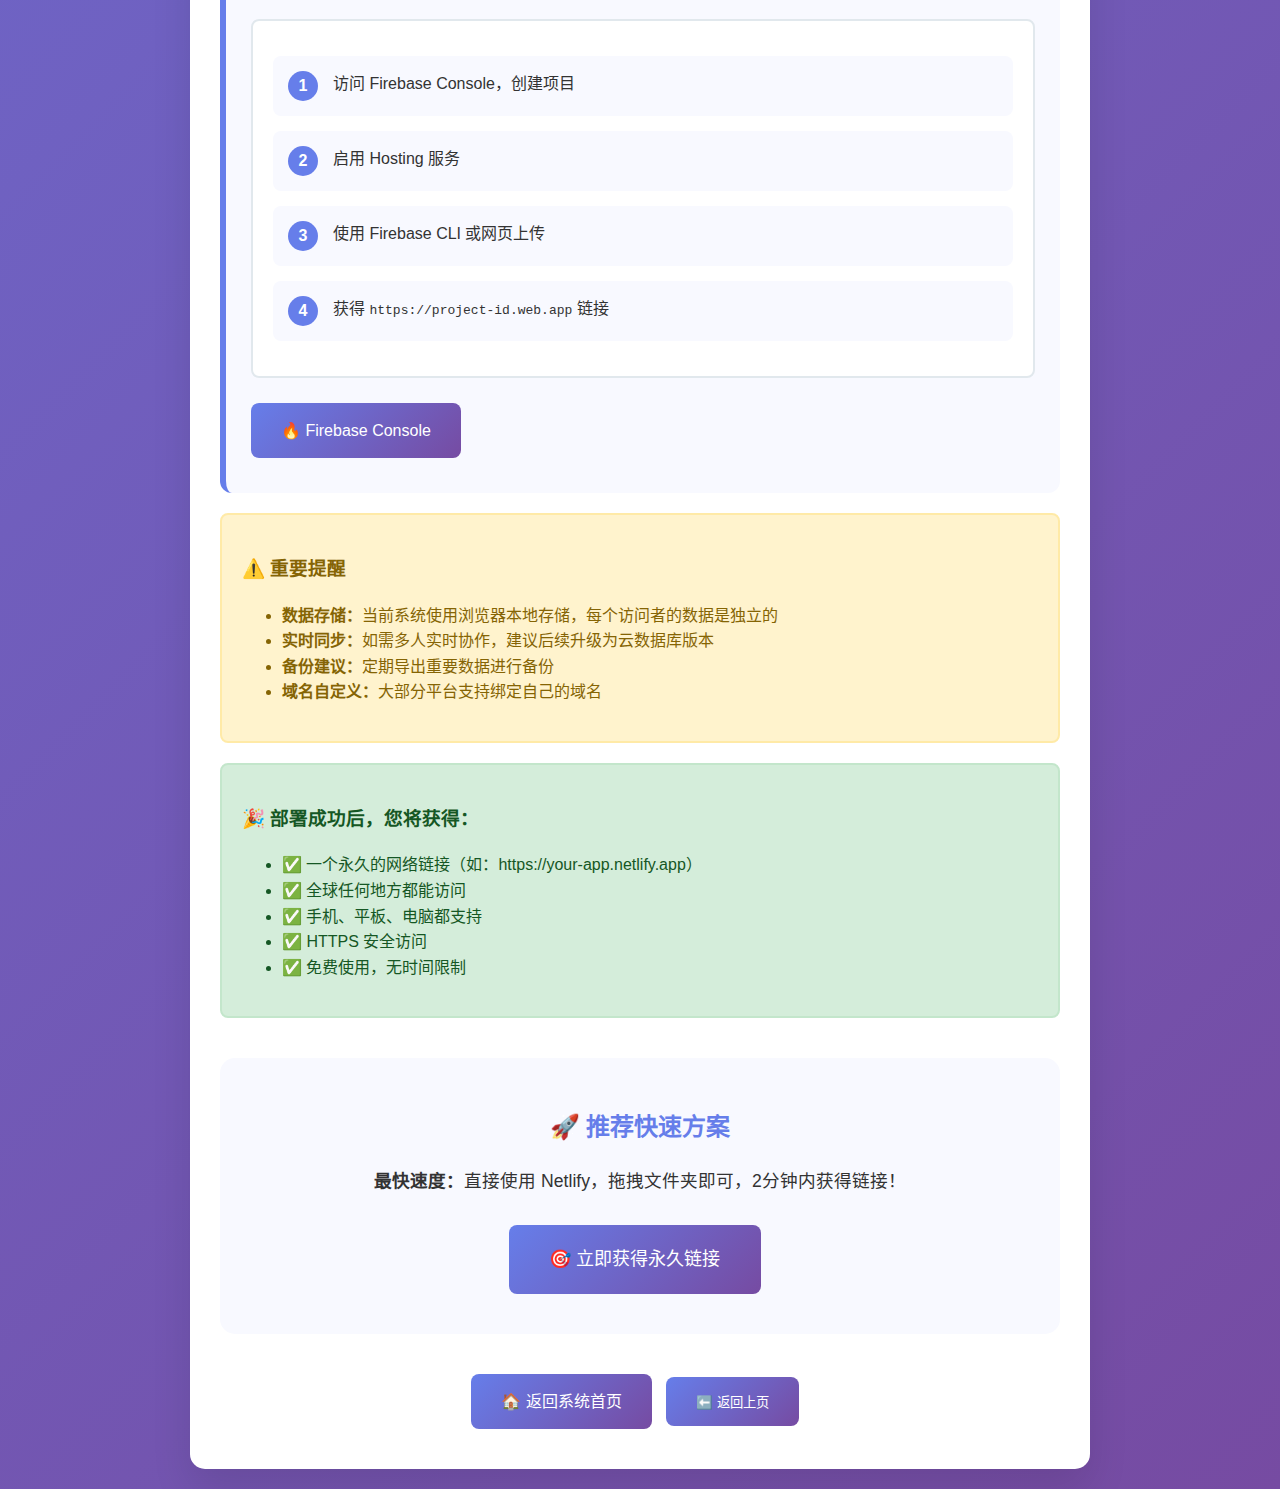
<file: online-deploy-guide.html>
<!DOCTYPE html>
<html lang="zh-CN">
<head>
    <meta charset="UTF-8">
    <meta name="viewport" content="width=device-width, initial-scale=1.0">
    <title>在线部署指南 - 获取永久访问链接</title>
    <style>
        body {
            font-family: 'Segoe UI', Tahoma, Geneva, Verdana, sans-serif;
            line-height: 1.6;
            color: #333;
            max-width: 900px;
            margin: 0 auto;
            padding: 20px;
            background: linear-gradient(135deg, #667eea 0%, #764ba2 100%);
            min-height: 100vh;
        }
        .container {
            background: white;
            padding: 30px;
            border-radius: 15px;
            box-shadow: 0 20px 40px rgba(0,0,0,0.1);
        }
        h1, h2 {
            color: #667eea;
        }
        .method {
            background: #f8f9ff;
            padding: 25px;
            margin: 20px 0;
            border-radius: 12px;
            border-left: 6px solid #667eea;
            position: relative;
        }
        .method::before {
            content: attr(data-badge);
            position: absolute;
            top: -10px;
            right: 20px;
            background: #667eea;
            color: white;
            padding: 5px 15px;
            border-radius: 15px;
            font-size: 12px;
            font-weight: bold;
        }
        .btn {
            display: inline-block;
            padding: 15px 30px;
            background: linear-gradient(135deg, #667eea 0%, #764ba2 100%);
            color: white;
            text-decoration: none;
            border-radius: 8px;
            margin: 10px 10px 10px 0;
            transition: all 0.3s;
            font-weight: 500;
            border: none;
            cursor: pointer;
        }
        .btn:hover {
            transform: translateY(-3px);
            box-shadow: 0 10px 20px rgba(102, 126, 234, 0.3);
        }
        .btn-large {
            font-size: 18px;
            padding: 20px 40px;
        }
        .steps {
            background: white;
            border: 2px solid #e1e8ed;
            padding: 20px;
            border-radius: 8px;
            margin: 15px 0;
        }
        .step {
            display: flex;
            align-items: flex-start;
            margin: 15px 0;
            padding: 15px;
            background: #f8f9ff;
            border-radius: 8px;
        }
        .step-number {
            background: #667eea;
            color: white;
            width: 30px;
            height: 30px;
            border-radius: 50%;
            display: flex;
            align-items: center;
            justify-content: center;
            font-weight: bold;
            margin-right: 15px;
            flex-shrink: 0;
        }
        .success-box {
            background: #d4edda;
            border: 2px solid #c3e6cb;
            color: #155724;
            padding: 20px;
            border-radius: 8px;
            margin: 20px 0;
            font-weight: 500;
        }
        .warning-box {
            background: #fff3cd;
            border: 2px solid #ffeaa7;
            color: #856404;
            padding: 20px;
            border-radius: 8px;
            margin: 20px 0;
        }
        .code-box {
            background: #2d3748;
            color: #e2e8f0;
            padding: 20px;
            border-radius: 8px;
            font-family: 'Courier New', monospace;
            overflow-x: auto;
            margin: 15px 0;
        }
        .feature-list {
            display: grid;
            grid-template-columns: repeat(auto-fit, minmax(250px, 1fr));
            gap: 15px;
            margin: 20px 0;
        }
        .feature {
            background: white;
            border: 1px solid #e1e8ed;
            padding: 15px;
            border-radius: 8px;
            text-align: center;
        }
        .hero {
            text-align: center;
            background: linear-gradient(135deg, #667eea 0%, #764ba2 100%);
            color: white;
            padding: 40px;
            border-radius: 15px;
            margin-bottom: 30px;
        }
        .hero h1 {
            color: white;
            font-size: 2.5em;
            margin-bottom: 15px;
        }
    </style>
</head>
<body>
    <div class="container">
        <div class="hero">
            <h1>🌐 获取永久访问链接</h1>
            <p style="font-size: 1.2em;">让任何人在任何地方都能访问您的图片查单及排单系统</p>
        </div>

        <div class="success-box">
            <strong>🎯 目标：</strong>获得一个永久的网络链接，任何人在全球任何地方都可以通过这个链接访问您的系统
        </div>

        <!-- 方案一：Netlify - 最推荐 -->
        <div class="method" data-badge="最推荐">
            <h2>🚀 方案一：Netlify（拖拽部署，2分钟搞定）</h2>
            <p><strong>优势：</strong>完全免费、操作最简单、全球CDN加速、自动HTTPS</p>
            
            <div class="steps">
                <div class="step">
                    <div class="step-number">1</div>
                    <div>
                        <strong>打开部署页面</strong><br>
                        点击下方按钮直接打开Netlify部署页面
                    </div>
                </div>
                <div class="step">
                    <div class="step-number">2</div>
                    <div>
                        <strong>拖拽文件夹</strong><br>
                        将整个 xitong 文件夹拖拽到网页的虚线框内
                    </div>
                </div>
                <div class="step">
                    <div class="step-number">3</div>
                    <div>
                        <strong>等待部署</strong><br>
                        等待1-2分钟，系统自动部署完成
                    </div>
                </div>
                <div class="step">
                    <div class="step-number">4</div>
                    <div>
                        <strong>获得链接</strong><br>
                        获得类似 <code>https://amazing-name-123456.netlify.app</code> 的永久链接
                    </div>
                </div>
            </div>

            <a href="https://app.netlify.com/drop" target="_blank" class="btn btn-large">
                🚀 立即部署到 Netlify
            </a>
            
            <div class="feature-list">
                <div class="feature">✅ 完全免费</div>
                <div class="feature">⚡ 全球加速</div>
                <div class="feature">🔒 自动HTTPS</div>
                <div class="feature">📱 支持手机访问</div>
            </div>
        </div>

        <!-- 方案二：Vercel -->
        <div class="method" data-badge="开发者友好">
            <h2>⚡ 方案二：Vercel（高性能）</h2>
            <p><strong>优势：</strong>速度极快、全球边缘网络、免费额度丰富</p>
            
            <div class="steps">
                <div class="step">
                    <div class="step-number">1</div>
                    <div>点击下方按钮访问Vercel</div>
                </div>
                <div class="step">
                    <div class="step-number">2</div>
                    <div>选择 "Browse all templates" 或直接拖拽文件夹</div>
                </div>
                <div class="step">
                    <div class="step-number">3</div>
                    <div>自动部署，获得 <code>https://your-project.vercel.app</code> 链接</div>
                </div>
            </div>

            <a href="https://vercel.com/new" target="_blank" class="btn">
                ⚡ 部署到 Vercel
            </a>
        </div>

        <!-- 方案三：GitHub Pages -->
        <div class="method" data-badge="最稳定">
            <h2>🐙 方案三：GitHub Pages（免费稳定）</h2>
            <p><strong>优势：</strong>完全免费、无限带宽、永不过期、支持自定义域名</p>
            
            <div class="steps">
                <div class="step">
                    <div class="step-number">1</div>
                    <div>
                        <strong>创建GitHub账号</strong><br>
                        如果没有账号，先注册一个（免费）
                    </div>
                </div>
                <div class="step">
                    <div class="step-number">2</div>
                    <div>
                        <strong>创建仓库</strong><br>
                        仓库名：<code>image-order-system</code>，设为Public
                    </div>
                </div>
                <div class="step">
                    <div class="step-number">3</div>
                    <div>
                        <strong>上传文件</strong><br>
                        将所有文件拖拽上传到仓库
                    </div>
                </div>
                <div class="step">
                    <div class="step-number">4</div>
                    <div>
                        <strong>启用Pages</strong><br>
                        在Settings → Pages中启用
                    </div>
                </div>
                <div class="step">
                    <div class="step-number">5</div>
                    <div>
                        <strong>获得链接</strong><br>
                        <code>https://你的用户名.github.io/image-order-system</code>
                    </div>
                </div>
            </div>

            <a href="https://github.com/new" target="_blank" class="btn">
                🐙 创建 GitHub 仓库
            </a>
        </div>

        <!-- 方案四：Surge.sh -->
        <div class="method" data-badge="命令行">
            <h2>🌊 方案四：Surge.sh（命令行部署）</h2>
            <p><strong>适合：</strong>喜欢命令行操作的用户</p>
            
            <div class="code-box">
# 安装 surge（仅需一次）
npm install -g surge

# 在项目文件夹中运行
surge

# 按提示操作，获得类似链接：
# https://your-domain.surge.sh
            </div>

            <a href="https://surge.sh" target="_blank" class="btn">
                🌊 了解 Surge.sh
            </a>
        </div>

        <!-- 方案五：Firebase Hosting -->
        <div class="method" data-badge="谷歌出品">
            <h2>🔥 方案五：Firebase Hosting</h2>
            <p><strong>优势：</strong>谷歌云基础设施、全球CDN、免费额度</p>
            
            <div class="steps">
                <div class="step">
                    <div class="step-number">1</div>
                    <div>访问 Firebase Console，创建项目</div>
                </div>
                <div class="step">
                    <div class="step-number">2</div>
                    <div>启用 Hosting 服务</div>
                </div>
                <div class="step">
                    <div class="step-number">3</div>
                    <div>使用 Firebase CLI 或网页上传</div>
                </div>
                <div class="step">
                    <div class="step-number">4</div>
                    <div>获得 <code>https://project-id.web.app</code> 链接</div>
                </div>
            </div>

            <a href="https://console.firebase.google.com" target="_blank" class="btn">
                🔥 Firebase Console
            </a>
        </div>

        <div class="warning-box">
            <h3>⚠️ 重要提醒</h3>
            <ul>
                <li><strong>数据存储：</strong>当前系统使用浏览器本地存储，每个访问者的数据是独立的</li>
                <li><strong>实时同步：</strong>如需多人实时协作，建议后续升级为云数据库版本</li>
                <li><strong>备份建议：</strong>定期导出重要数据进行备份</li>
                <li><strong>域名自定义：</strong>大部分平台支持绑定自己的域名</li>
            </ul>
        </div>

        <div class="success-box">
            <h3>🎉 部署成功后，您将获得：</h3>
            <ul>
                <li>✅ 一个永久的网络链接（如：https://your-app.netlify.app）</li>
                <li>✅ 全球任何地方都能访问</li>
                <li>✅ 手机、平板、电脑都支持</li>
                <li>✅ HTTPS 安全访问</li>
                <li>✅ 免费使用，无时间限制</li>
            </ul>
        </div>

        <div style="text-align: center; margin-top: 40px; padding: 30px; background: #f8f9ff; border-radius: 15px;">
            <h2>🚀 推荐快速方案</h2>
            <p style="font-size: 1.1em; margin-bottom: 20px;">
                <strong>最快速度：</strong>直接使用 Netlify，拖拽文件夹即可，2分钟内获得链接！
            </p>
            <a href="https://app.netlify.com/drop" target="_blank" class="btn btn-large">
                🎯 立即获得永久链接
            </a>
        </div>

        <div style="text-align: center; margin-top: 30px;">
            <a href="index.html" class="btn">🏠 返回系统首页</a>
            <button onclick="window.history.back()" class="btn">⬅️ 返回上页</button>
        </div>
    </div>

    <script>
        // 添加一些交互效果
        document.querySelectorAll('.btn').forEach(btn => {
            btn.addEventListener('mouseenter', function() {
                this.style.transform = 'translateY(-3px)';
            });
            btn.addEventListener('mouseleave', function() {
                this.style.transform = 'translateY(0)';
            });
        });
    </script>
</body>
</html>
</file>
<file: css/style.css>
/* 全局样式 */
* {
    margin: 0;
    padding: 0;
    box-sizing: border-box;
}

body {
    font-family: 'Segoe UI', Tahoma, Geneva, Verdana, sans-serif;
    background: linear-gradient(135deg, #667eea 0%, #764ba2 100%);
    min-height: 100vh;
    color: #333;
}

.container {
    min-height: 100vh;
    display: flex;
    flex-direction: column;
}

.hidden {
    display: none !important;
}

/* 登录界面样式 */
#loginContainer {
    display: flex;
    justify-content: center;
    align-items: center;
    background: linear-gradient(135deg, #667eea 0%, #764ba2 100%);
}

.login-box {
    background: white;
    padding: 40px;
    border-radius: 15px;
    box-shadow: 0 20px 40px rgba(0, 0, 0, 0.1);
    width: 100%;
    max-width: 400px;
    text-align: center;
}

.login-header h1 {
    color: #667eea;
    margin-bottom: 10px;
    font-size: 24px;
}

.login-header p {
    color: #666;
    margin-bottom: 30px;
}

.form-group {
    position: relative;
    margin-bottom: 20px;
    text-align: left;
    display: flex;
    align-items: center;
    gap: 15px;
}

.form-group i {
    color: #667eea;
    font-size: 18px;
    width: 20px;
    text-align: center;
    flex-shrink: 0;
}

.form-group input,
.form-group select {
    flex: 1;
    padding: 15px;
    border: 2px solid #e1e1e1;
    border-radius: 8px;
    font-size: 16px;
    transition: border-color 0.3s;
}

.form-group input:focus,
.form-group select:focus {
    outline: none;
    border-color: #667eea;
}

.login-btn {
    width: 100%;
    padding: 15px;
    background: linear-gradient(135deg, #667eea 0%, #764ba2 100%);
    color: white;
    border: none;
    border-radius: 8px;
    font-size: 16px;
    cursor: pointer;
    transition: transform 0.2s;
}

.login-btn:hover {
    transform: translateY(-2px);
}

/* 主界面布局 */
#mainContainer {
    display: grid;
    grid-template-areas: 
        "header header"
        "sidebar main";
    grid-template-rows: 60px 1fr;
    grid-template-columns: 250px 1fr;
    height: 100vh;
    background: #f5f7fa;
}

/* 头部样式 */
.header {
    grid-area: header;
    background: white;
    display: flex;
    justify-content: space-between;
    align-items: center;
    padding: 0 20px;
    box-shadow: 0 2px 10px rgba(0, 0, 0, 0.1);
    z-index: 100;
}

.header-left h1 {
    color: #667eea;
    font-size: 18px;
}

.header-right {
    display: flex;
    align-items: center;
    gap: 20px;
}

.user-info {
    color: #666;
    font-size: 14px;
}

.logout-btn {
    padding: 8px 15px;
    background: #ff6b6b;
    color: white;
    border: none;
    border-radius: 6px;
    cursor: pointer;
    transition: background-color 0.3s;
}

.logout-btn:hover {
    background: #ff5252;
}

/* 侧边栏样式 */
.sidebar {
    grid-area: sidebar;
    background: white;
    box-shadow: 2px 0 10px rgba(0, 0, 0, 0.1);
    overflow-y: auto;
}

.nav-menu {
    list-style: none;
    padding: 20px 0;
}

.nav-item {
    display: flex;
    align-items: center;
    padding: 15px 20px;
    cursor: pointer;
    transition: all 0.3s;
    border-left: 4px solid transparent;
}

.nav-item:hover {
    background: #f8f9ff;
    border-left-color: #667eea;
}

.nav-item.active {
    background: #f8f9ff;
    border-left-color: #667eea;
    color: #667eea;
}

.nav-item i {
    margin-right: 12px;
    width: 20px;
    text-align: center;
}

/* 主内容区样式 */
.main-content {
    grid-area: main;
    padding: 20px;
    overflow-y: auto;
    background: #f5f7fa;
}

.page {
    display: none;
    animation: fadeIn 0.3s ease-in;
}

.page.active {
    display: block;
}

@keyframes fadeIn {
    from { opacity: 0; transform: translateY(10px); }
    to { opacity: 1; transform: translateY(0); }
}

.page-header {
    display: flex;
    justify-content: space-between;
    align-items: center;
    margin-bottom: 30px;
    padding-bottom: 15px;
    border-bottom: 2px solid #e1e8ed;
}

.page-header h2 {
    color: #333;
    font-size: 24px;
}

.page-header p {
    color: #666;
    margin-top: 5px;
}

/* 按钮样式 */
.btn-primary {
    padding: 10px 20px;
    background: linear-gradient(135deg, #667eea 0%, #764ba2 100%);
    color: white;
    border: none;
    border-radius: 6px;
    cursor: pointer;
    transition: transform 0.2s;
    font-size: 14px;
}

.btn-primary:hover {
    transform: translateY(-1px);
}

.btn-secondary {
    padding: 10px 20px;
    background: #f8f9fa;
    color: #666;
    border: 1px solid #e1e8ed;
    border-radius: 6px;
    cursor: pointer;
    transition: all 0.3s;
    font-size: 14px;
}

.btn-secondary:hover {
    background: #e9ecef;
}

/* 统计卡片样式 */
.stats-grid {
    display: grid;
    grid-template-columns: repeat(auto-fit, minmax(250px, 1fr));
    gap: 20px;
    margin-bottom: 30px;
}

.stat-card {
    background: white;
    padding: 25px;
    border-radius: 10px;
    box-shadow: 0 4px 15px rgba(0, 0, 0, 0.1);
    display: flex;
    align-items: center;
    transition: transform 0.3s;
}

.stat-card:hover {
    transform: translateY(-5px);
}

.stat-icon {
    width: 60px;
    height: 60px;
    border-radius: 50%;
    background: linear-gradient(135deg, #667eea 0%, #764ba2 100%);
    display: flex;
    align-items: center;
    justify-content: center;
    margin-right: 20px;
}

.stat-icon i {
    color: white;
    font-size: 24px;
}

.stat-content h3 {
    font-size: 28px;
    color: #333;
    margin-bottom: 5px;
}

.stat-content p {
    color: #666;
    font-size: 14px;
}

/* 快速操作样式 */
.quick-actions {
    background: white;
    padding: 25px;
    border-radius: 10px;
    box-shadow: 0 4px 15px rgba(0, 0, 0, 0.1);
    margin-bottom: 30px;
}

.quick-actions h3 {
    margin-bottom: 20px;
    color: #333;
}

.action-buttons {
    display: grid;
    grid-template-columns: repeat(auto-fit, minmax(200px, 1fr));
    gap: 15px;
}

.action-btn {
    padding: 15px 20px;
    background: linear-gradient(135deg, #667eea 0%, #764ba2 100%);
    color: white;
    border: none;
    border-radius: 8px;
    cursor: pointer;
    transition: transform 0.2s;
    font-size: 14px;
    text-align: center;
}

.action-btn:hover {
    transform: translateY(-2px);
}

/* 最近活动样式 */
.recent-activity {
    background: white;
    padding: 25px;
    border-radius: 10px;
    box-shadow: 0 4px 15px rgba(0, 0, 0, 0.1);
}

.recent-activity h3 {
    margin-bottom: 20px;
    color: #333;
}

.activity-list {
    max-height: 300px;
    overflow-y: auto;
}

.activity-item {
    padding: 15px 0;
    border-bottom: 1px solid #f0f0f0;
    display: flex;
    align-items: center;
}

.activity-item:last-child {
    border-bottom: none;
}

.activity-icon {
    width: 40px;
    height: 40px;
    border-radius: 50%;
    background: #f8f9ff;
    display: flex;
    align-items: center;
    justify-content: center;
    margin-right: 15px;
}

.activity-icon i {
    color: #667eea;
}

.activity-content {
    flex: 1;
}

.activity-content p {
    margin-bottom: 5px;
    color: #333;
}

.activity-content span {
    color: #666;
    font-size: 12px;
}

/* 搜索栏样式 */
.search-bar {
    display: flex;
    margin-bottom: 20px;
    background: white;
    border-radius: 8px;
    overflow: hidden;
    box-shadow: 0 2px 10px rgba(0, 0, 0, 0.1);
}

.search-bar input {
    flex: 1;
    padding: 15px 20px;
    border: none;
    outline: none;
    font-size: 14px;
}

.search-bar button {
    padding: 15px 20px;
    background: #667eea;
    color: white;
    border: none;
    cursor: pointer;
    transition: background-color 0.3s;
}

.search-bar button:hover {
    background: #5a6fd8;
}

/* 表格样式 */
.table-container {
    background: white;
    border-radius: 10px;
    overflow: hidden;
    box-shadow: 0 4px 15px rgba(0, 0, 0, 0.1);
}

.data-table {
    width: 100%;
    border-collapse: collapse;
}

.data-table th {
    background: #f8f9ff;
    padding: 15px;
    text-align: left;
    font-weight: 600;
    color: #333;
    border-bottom: 1px solid #e1e8ed;
}

.data-table td {
    padding: 15px;
    border-bottom: 1px solid #f0f0f0;
    color: #666;
}

.data-table tr:hover {
    background: #f8f9ff;
}

/* 状态标签样式 */
.status-badge {
    padding: 4px 8px;
    border-radius: 4px;
    font-size: 12px;
    font-weight: 500;
    text-align: center;
    min-width: 60px;
    display: inline-block;
}

.status-pending { background: #fff3cd; color: #856404; }
.status-shooting { background: #d4edda; color: #155724; }
.status-processing { background: #cce7ff; color: #004085; }
.status-review { background: #f8d7da; color: #721c24; }
.status-completed { background: #d1ecf1; color: #0c5460; }
.status-confirmed { background: #d4edda; color: #155724; }
.status-unconfirmed { background: #fff3cd; color: #856404; }
.status-used { background: #e2e3e5; color: #495057; }

/* 优先级标签样式 */
.priority-normal { background: #e9ecef; color: #495057; }
.priority-urgent { background: #fff3cd; color: #856404; }
.priority-critical { background: #f8d7da; color: #721c24; }

/* 表单样式 */
.form-container {
    background: white;
    padding: 30px;
    border-radius: 10px;
    box-shadow: 0 4px 15px rgba(0, 0, 0, 0.1);
}

.form-grid {
    display: grid;
    grid-template-columns: repeat(auto-fit, minmax(250px, 1fr));
    gap: 20px;
    margin-bottom: 20px;
}

.form-group {
    margin-bottom: 20px;
}

.form-group label {
    display: block;
    margin-bottom: 8px;
    font-weight: 500;
    color: #333;
}

.form-group input,
.form-group select,
.form-group textarea {
    width: 100%;
    padding: 12px 15px;
    border: 2px solid #e1e8ed;
    border-radius: 6px;
    font-size: 14px;
    transition: border-color 0.3s;
}

.form-group input:focus,
.form-group select:focus,
.form-group textarea:focus {
    outline: none;
    border-color: #667eea;
}

.form-actions {
    display: flex;
    gap: 15px;
    margin-top: 30px;
}

/* 图片预览样式 */
.image-preview {
    display: grid;
    grid-template-columns: repeat(auto-fill, minmax(100px, 1fr));
    gap: 10px;
    margin-top: 10px;
}

.preview-item {
    position: relative;
    border-radius: 6px;
    overflow: hidden;
    background: #f8f9fa;
    aspect-ratio: 1;
}

.preview-item img {
    width: 100%;
    height: 100%;
    object-fit: cover;
}

.preview-remove {
    position: absolute;
    top: 5px;
    right: 5px;
    background: rgba(255, 0, 0, 0.8);
    color: white;
    border: none;
    border-radius: 50%;
    width: 20px;
    height: 20px;
    cursor: pointer;
    font-size: 12px;
}

/* 过滤按钮样式 */
.filter-buttons {
    display: flex;
    gap: 10px;
    margin-bottom: 20px;
}

.filter-btn {
    padding: 8px 16px;
    background: white;
    border: 1px solid #e1e8ed;
    border-radius: 6px;
    cursor: pointer;
    transition: all 0.3s;
    font-size: 14px;
}

.filter-btn:hover {
    background: #f8f9ff;
    border-color: #667eea;
}

.filter-btn.active {
    background: #667eea;
    color: white;
    border-color: #667eea;
}

/* 看板样式 */
.kanban-board {
    display: grid;
    grid-template-columns: repeat(5, 1fr);
    gap: 20px;
    min-height: 600px;
}

.kanban-column {
    background: white;
    border-radius: 10px;
    padding: 20px;
    box-shadow: 0 4px 15px rgba(0, 0, 0, 0.1);
}

.kanban-column h3 {
    margin-bottom: 20px;
    color: #333;
    display: flex;
    justify-content: space-between;
    align-items: center;
}

.count {
    background: #667eea;
    color: white;
    border-radius: 50%;
    width: 24px;
    height: 24px;
    display: flex;
    align-items: center;
    justify-content: center;
    font-size: 12px;
}

.kanban-cards {
    min-height: 500px;
}

.kanban-card {
    background: #f8f9ff;
    border: 1px solid #e1e8ed;
    border-radius: 8px;
    padding: 15px;
    margin-bottom: 10px;
    cursor: pointer;
    transition: all 0.3s;
}

.kanban-card:hover {
    border-color: #667eea;
    transform: translateY(-2px);
}

.card-title {
    font-weight: 500;
    color: #333;
    margin-bottom: 8px;
}

.card-meta {
    font-size: 12px;
    color: #666;
    display: flex;
    justify-content: space-between;
}

/* 图片库样式 */
.image-filters {
    display: flex;
    gap: 15px;
    margin-bottom: 20px;
    align-items: center;
}

.image-filters select,
.image-filters input {
    padding: 10px 15px;
    border: 1px solid #e1e8ed;
    border-radius: 6px;
    font-size: 14px;
}

.image-filters button {
    padding: 10px 15px;
    background: #667eea;
    color: white;
    border: none;
    border-radius: 6px;
    cursor: pointer;
}

.image-gallery {
    display: grid;
    grid-template-columns: repeat(auto-fill, minmax(200px, 1fr));
    gap: 20px;
}

.image-item {
    background: white;
    border-radius: 10px;
    overflow: hidden;
    box-shadow: 0 4px 15px rgba(0, 0, 0, 0.1);
    transition: transform 0.3s;
}

.image-item:hover {
    transform: translateY(-5px);
}

.image-thumbnail {
    width: 100%;
    height: 150px;
    object-fit: cover;
}

.image-info {
    padding: 15px;
}

.image-title {
    font-weight: 500;
    color: #333;
    margin-bottom: 5px;
}

.image-meta {
    font-size: 12px;
    color: #666;
}

/* 审核中心样式 */
.approval-list {
    display: grid;
    gap: 20px;
}

.approval-item {
    background: white;
    border-radius: 10px;
    padding: 25px;
    box-shadow: 0 4px 15px rgba(0, 0, 0, 0.1);
}

.approval-header {
    display: flex;
    justify-content: space-between;
    align-items: center;
    margin-bottom: 20px;
}

.approval-title {
    font-size: 18px;
    font-weight: 600;
    color: #333;
}

.approval-content {
    display: grid;
    grid-template-columns: 1fr 300px;
    gap: 20px;
}

.approval-details {
    line-height: 1.6;
    color: #666;
}

.approval-images {
    display: grid;
    grid-template-columns: repeat(2, 1fr);
    gap: 10px;
}

.approval-image {
    width: 100%;
    height: 120px;
    object-fit: cover;
    border-radius: 6px;
}

.approval-actions {
    display: flex;
    gap: 15px;
    margin-top: 20px;
}

.btn-approve {
    background: #28a745;
    color: white;
}

.btn-reject {
    background: #dc3545;
    color: white;
}

/* 报表样式 */
.report-filters {
    background: white;
    padding: 20px;
    border-radius: 10px;
    margin-bottom: 20px;
    display: flex;
    gap: 15px;
    align-items: center;
    box-shadow: 0 4px 15px rgba(0, 0, 0, 0.1);
}

.report-filters input,
.report-filters select {
    padding: 10px 15px;
    border: 1px solid #e1e8ed;
    border-radius: 6px;
    font-size: 14px;
}

.report-charts {
    display: grid;
    grid-template-columns: repeat(auto-fit, minmax(400px, 1fr));
    gap: 20px;
}

.chart-container {
    background: white;
    padding: 25px;
    border-radius: 10px;
    box-shadow: 0 4px 15px rgba(0, 0, 0, 0.1);
}

.chart-container h3 {
    margin-bottom: 20px;
    color: #333;
}

/* 模态框样式 */
.modal {
    display: none;
    position: fixed;
    z-index: 1000;
    left: 0;
    top: 0;
    width: 100%;
    height: 100%;
    background-color: rgba(0, 0, 0, 0.5);
    animation: fadeIn 0.3s ease;
}

.modal-content {
    background-color: white;
    margin: 5% auto;
    padding: 0;
    border-radius: 10px;
    width: 90%;
    max-width: 500px;
    animation: slideIn 0.3s ease;
}

@keyframes slideIn {
    from { transform: translateY(-50px); opacity: 0; }
    to { transform: translateY(0); opacity: 1; }
}

.modal-header {
    display: flex;
    justify-content: space-between;
    align-items: center;
    padding: 20px 25px;
    border-bottom: 1px solid #e1e8ed;
}

.modal-header h3 {
    color: #333;
    margin: 0;
}

.close {
    color: #aaa;
    font-size: 28px;
    font-weight: bold;
    cursor: pointer;
    line-height: 1;
}

.close:hover {
    color: #333;
}

.modal form {
    padding: 25px;
}

.modal-actions {
    display: flex;
    gap: 15px;
    margin-top: 20px;
}

/* 操作按钮样式 */
.action-button {
    padding: 6px 12px;
    border: none;
    border-radius: 4px;
    cursor: pointer;
    font-size: 12px;
    margin-right: 5px;
    transition: all 0.3s;
}

.btn-edit {
    background: #007bff;
    color: white;
}

.btn-delete {
    background: #dc3545;
    color: white;
}

.btn-view {
    background: #28a745;
    color: white;
}

.action-button:hover {
    opacity: 0.8;
    transform: translateY(-1px);
}

/* 响应式设计 */
@media (max-width: 768px) {
    #mainContainer {
        grid-template-areas: 
            "header"
            "main";
        grid-template-columns: 1fr;
        grid-template-rows: 60px 1fr;
    }
    
    .sidebar {
        display: none;
    }
    
    .stats-grid {
        grid-template-columns: 1fr;
    }
    
    .kanban-board {
        grid-template-columns: 1fr;
    }
    
    .form-grid {
        grid-template-columns: 1fr;
    }
    
    .action-buttons {
        grid-template-columns: 1fr;
    }
    
    .image-gallery {
        grid-template-columns: repeat(auto-fill, minmax(150px, 1fr));
    }
    
    .report-charts {
        grid-template-columns: 1fr;
    }
}

/* 滚动条样式 */
::-webkit-scrollbar {
    width: 8px;
}

::-webkit-scrollbar-track {
    background: #f1f1f1;
    border-radius: 4px;
}

::-webkit-scrollbar-thumb {
    background: #c1c1c1;
    border-radius: 4px;
}

::-webkit-scrollbar-thumb:hover {
    background: #a8a8a8;
}

/* 过渡动画 */
.fade-in {
    animation: fadeIn 0.3s ease-in;
}

.slide-up {
    animation: slideUp 0.3s ease-out;
}

@keyframes slideUp {
    from { transform: translateY(20px); opacity: 0; }
    to { transform: translateY(0); opacity: 1; }
}

/* 加载状态 */
.loading {
    display: flex;
    justify-content: center;
    align-items: center;
    padding: 50px;
}

.spinner {
    width: 40px;
    height: 40px;
    border: 4px solid #f3f3f3;
    border-top: 4px solid #667eea;
    border-radius: 50%;
    animation: spin 1s linear infinite;
}

@keyframes spin {
    0% { transform: rotate(0deg); }
    100% { transform: rotate(360deg); }
}

/* 提示消息 */
.toast {
    position: fixed;
    top: 20px;
    right: 20px;
    background: #28a745;
    color: white;
    padding: 15px 20px;
    border-radius: 6px;
    box-shadow: 0 4px 15px rgba(0, 0, 0, 0.2);
    z-index: 1001;
    animation: slideInRight 0.3s ease;
}

.toast.error {
    background: #dc3545;
}

.toast.warning {
    background: #ffc107;
    color: #333;
}

@keyframes slideInRight {
    from { transform: translateX(100%); opacity: 0; }
    to { transform: translateX(0); opacity: 1; }
}

/* 空状态样式 */
.empty-state {
    text-align: center;
    padding: 50px;
    color: #666;
}

.empty-state i {
    font-size: 48px;
    color: #ddd;
    margin-bottom: 20px;
}

.empty-state h3 {
    margin-bottom: 10px;
    color: #999;
}

.empty-state p {
    color: #bbb;
}
</file>
